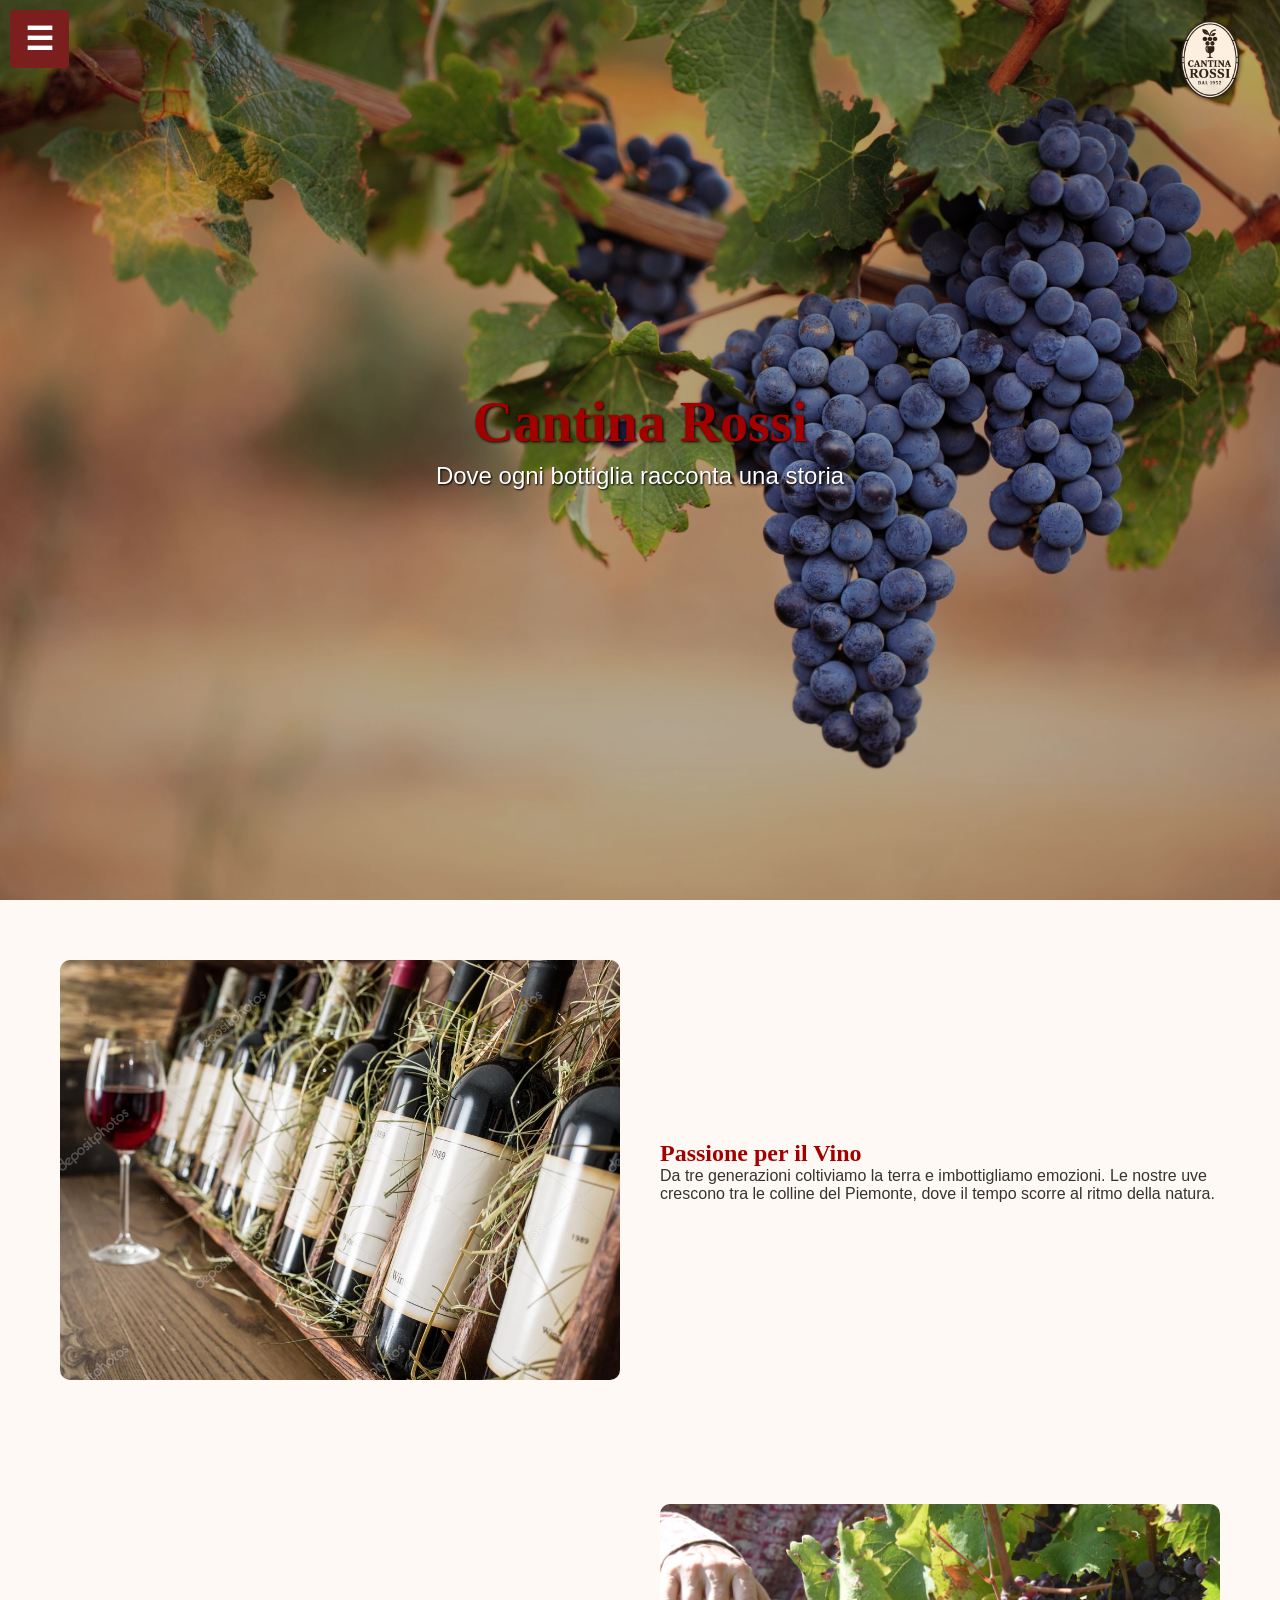
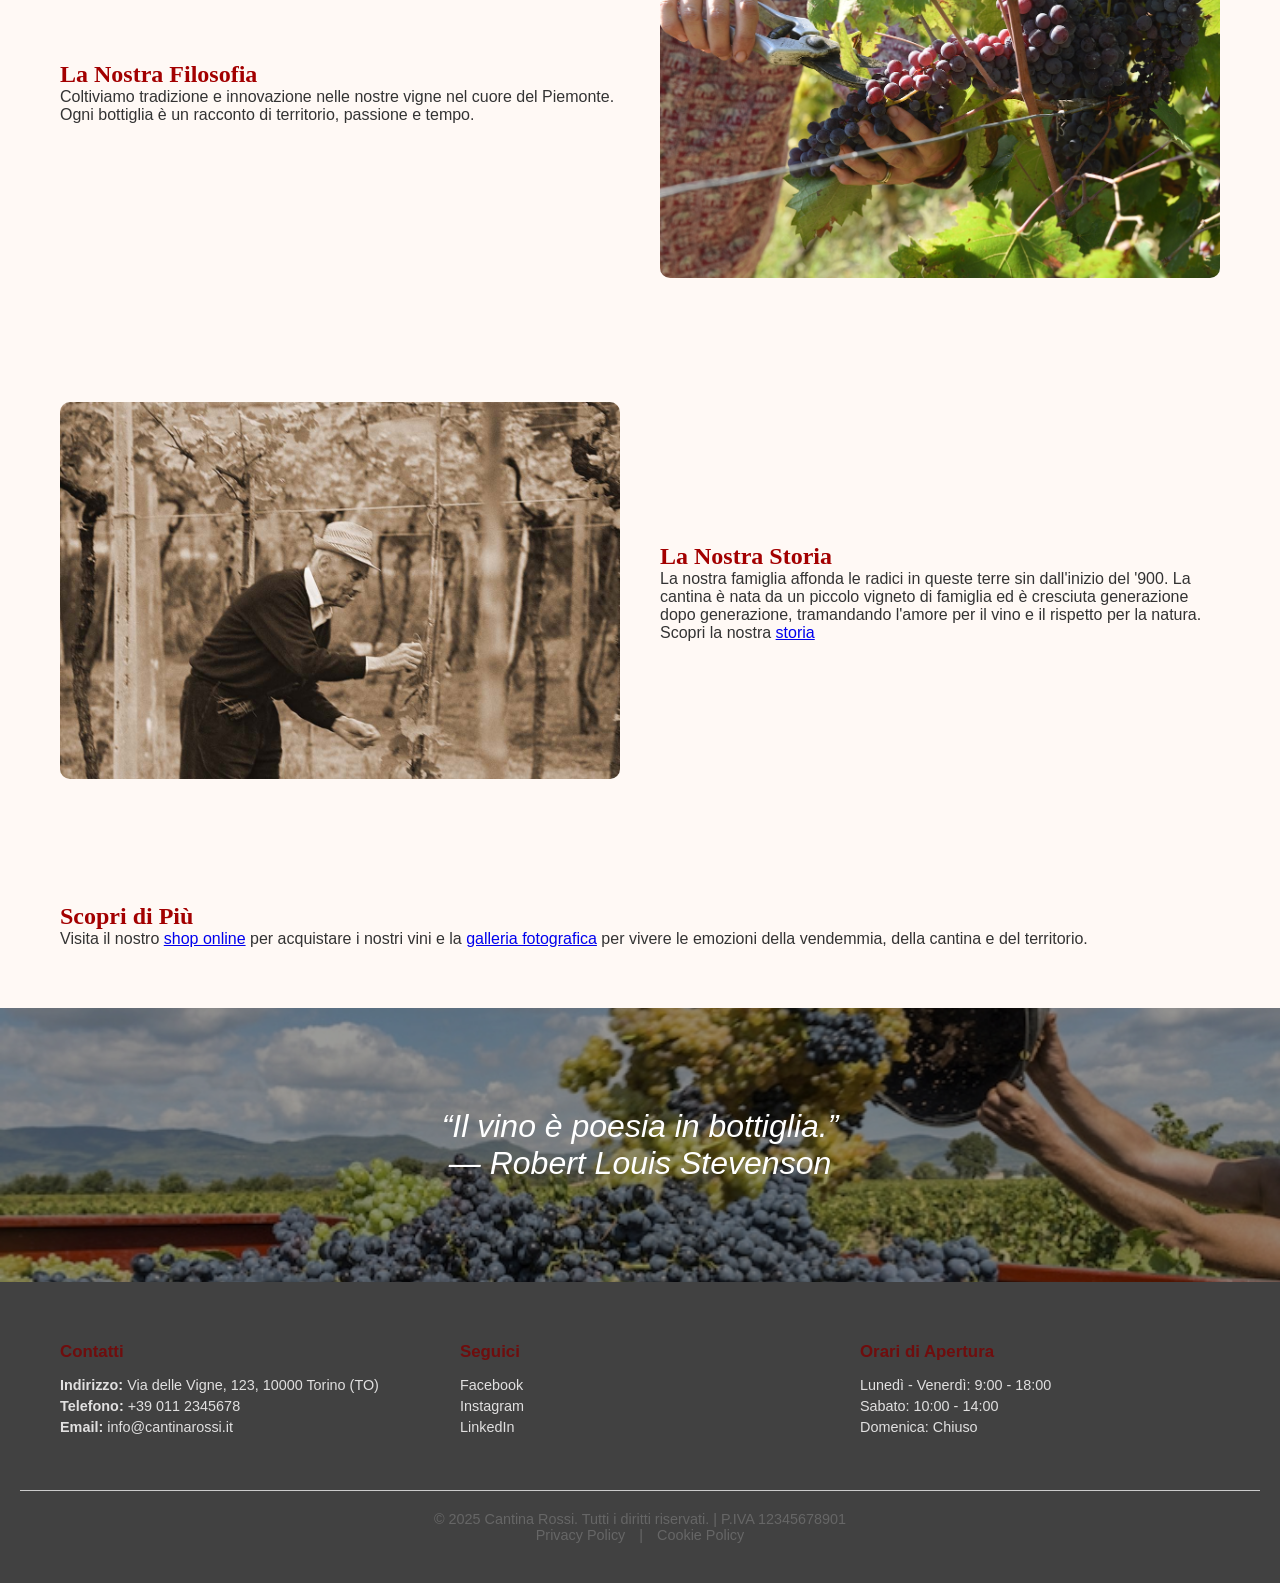
<file: index.html>
<!DOCTYPE html>
<html lang="it">
<head>
    <meta charset="UTF-8" />
    <meta name="viewport" content="width=device-width, initial-scale=1" />
    <title>Cantina Rossi - Home</title>
    <link rel="stylesheet" href="style.css" />
</head>
<body>
    <!-- Pulsante per aprire/chiudere la sidebar -->
    <button id="menu-btn" aria-label="Apri menu">&#9776;</button>
    <div class="sidebar" id="sidebar">
        <nav>
            <ul>
                <li><a href="index.html" class="active">Home</a></li>
                <li><a href="history.html">History</a></li>
                <li><a href="shopPage.html">Shop</a></li>
                <li><a href="gallery.html">Gallery</a></li>
                <li><a href="contactsPage.html">Contatti</a></li>
            </ul>
        </nav>
    </div>

    <div class="top-bar">
        <img src="images/logo3b.png" alt="Logo Cantina Rossi" class="logo">
    </div>

    <div class="main-content">
        <header class="hero">
            <div class="hero-text">
                <h1>Cantina Rossi</h1>
                <p>Dove ogni bottiglia racconta una storia</p>
            </div>
        </header>
    </div>
    
    <section class="about">
        <div class="about-container">
            <div class="about-image">
                <img src="images/bottiglie.jpg" alt="Botti in cantina">
            </div>
            <div class="about-text">
                <h2>Passione per il Vino</h2>
                <p>Da tre generazioni coltiviamo la terra e imbottigliamo emozioni. 
                    Le nostre uve crescono tra le colline del Piemonte, dove il tempo scorre al ritmo della natura.</p>
            </div>
        </div>
    </section>
    
    <section class="about">
        <div class="about-container">
            <div class="about-text">
                <h2>La Nostra Filosofia</h2>
                <p>Coltiviamo tradizione e innovazione nelle nostre vigne nel cuore del Piemonte. 
                   Ogni bottiglia è un racconto di territorio, passione e tempo.</p>
            </div>
            <div class="about-image">
                <img src="images/Vendemmia.jpg" alt="Vendemmia">
            </div>
        </div>
    </section>

    <section class="about">
        <div class="about-container">
            <div class="about-image">
                <img src="images/nonno.jpg" alt="Storia della famiglia">
            </div>
            <div class="about-text">
                <h2>La Nostra Storia</h2>
                <p>La nostra famiglia affonda le radici in queste terre sin dall'inizio del '900. 
                   La cantina è nata da un piccolo vigneto di famiglia ed è cresciuta generazione dopo generazione, 
                   tramandando l'amore per il vino e il rispetto per la natura. Scopri la nostra <a href="history.html">storia</a></p>
            </div>
        </div>
    </section>
    
    <section class="about">
        <div class="about-container">
            <div class="about-text">
                <h2>Scopri di Più</h2>
                <p>Visita il nostro <a href="shopPage.html">shop online</a> per acquistare i nostri vini e 
                   la <a href="gallery.html">galleria fotografica</a> per vivere le emozioni della vendemmia, 
                   della cantina e del territorio.</p>
            </div>
        </div>
    </section>
    

    <section class="quote">
        <blockquote>
          “Il vino è poesia in bottiglia.”<br><span>— Robert Louis Stevenson</span>
        </blockquote>
    </section>

    <footer class="footer">
        <div class="footer-container">
          <div class="footer-column">
            <h3>Contatti</h3>
            <p><strong>Indirizzo:</strong> Via delle Vigne, 123, 10000 Torino (TO)</p>
            <p><strong>Telefono:</strong> <a href="tel:+390112345678">+39 011 2345678</a></p>
            <p><strong>Email:</strong> <a href="mailto:info@cantinarossi.it">info@cantinarossi.it</a></p>
          </div>
          <div class="footer-column">
            <h3>Seguici</h3>
            <ul class="social-links">
              <li><a href="https://www.facebook.com/cantinarossi" target="_blank">Facebook</a></li>
              <li><a href="https://www.instagram.com/cantinarossi" target="_blank">Instagram</a></li>
              <li><a href="https://www.linkedin.com/company/cantinarossi" target="_blank">LinkedIn</a></li>
            </ul>
          </div>
          <div class="footer-column">
            <h3>Orari di Apertura</h3>
            <p>Lunedì - Venerdì: 9:00 - 18:00</p>
            <p>Sabato: 10:00 - 14:00</p>
            <p>Domenica: Chiuso</p>
          </div>
        </div>
        <div class="footer-bottom">
          <p>&copy; 2025 Cantina Rossi. Tutti i diritti riservati. | P.IVA 12345678901</p>
          <p><a href="privacy.html">Privacy Policy</a> | <a href="cookie.html">Cookie Policy</a></p>
        </div>
    </footer>
      

    <script src="menu_button.js"></script>
    
</body>
</html>
</file>
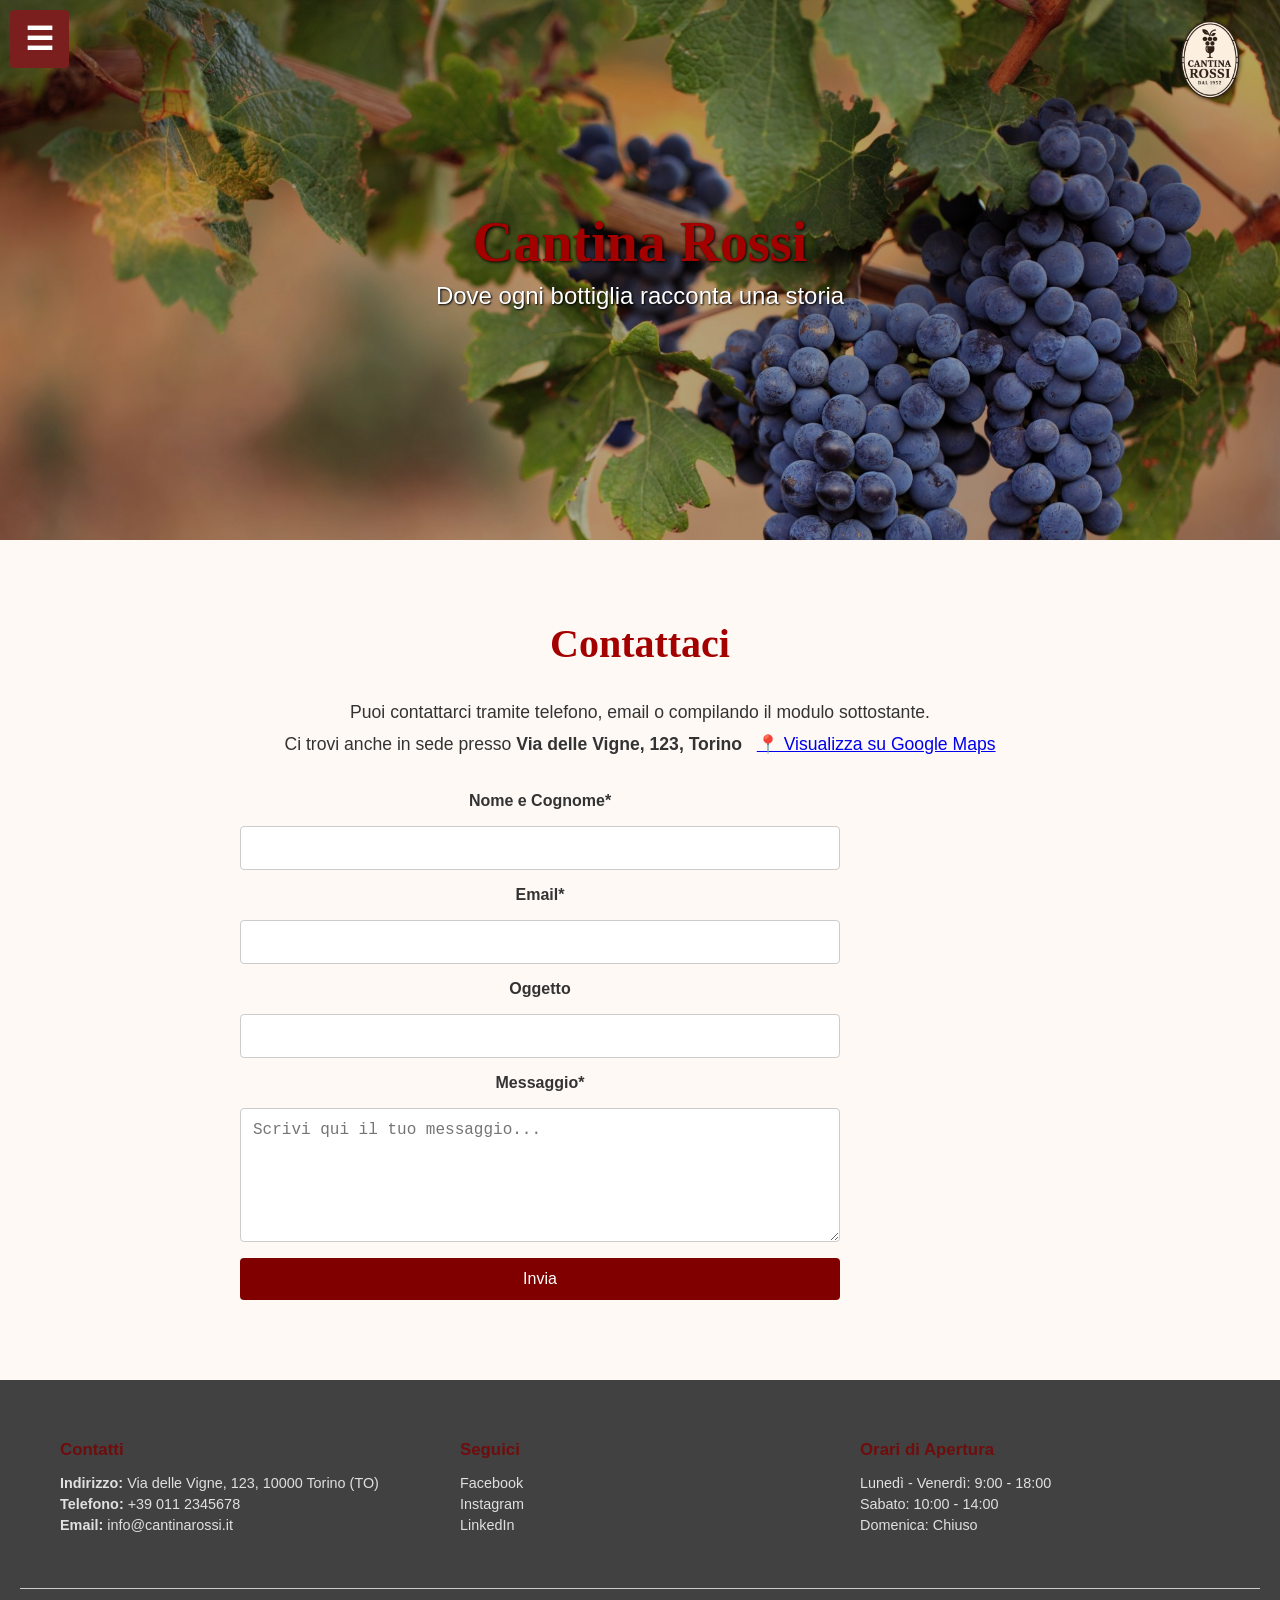
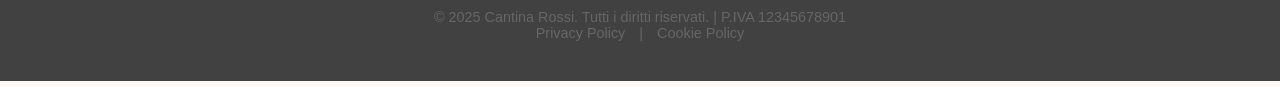
<file: contactsPage.html>
<!DOCTYPE html>
<html lang="it">
<head>
    <meta charset="UTF-8" />
    <meta name="viewport" content="width=device-width, initial-scale=1" />
    <title>Cantina Rossi - Contatti</title>
    <link rel="stylesheet" href="style.css" />
</head>
<body>
    <!-- Pulsante per aprire/chiudere la sidebar -->
    <button id="menu-btn" aria-label="Apri menu">&#9776;</button>
    <div class="sidebar" id="sidebar">
        <nav>
            <ul>
                <li><a href="index.html">Home</a></li>
                <li><a href="history.html">History</a></li>
                <li><a href="shopPage.html">Shop</a></li>
                <li><a href="gallery.html">Gallery</a></li>
                <li><a href="contactsPage.html"class="active">Contatti</a></li>
            </ul>
        </nav>
    </div>

    <div class="top-bar">
        <img src="images/logo3b.png" alt="Logo Cantina Rossi" class="logo">
    </div>

    <div class="main-content">
        <header class="hero2">
            <div class="hero2-text">
                <h1>Cantina Rossi</h1>
                <p>Dove ogni bottiglia racconta una storia</p>
            </div>
        </header>
    </div>

    <section class="text-section">
        <div class="text-container">
          <h2>Contattaci</h2>
          <p>
            Puoi contattarci tramite telefono, email o compilando il modulo sottostante.<br>
            Ci trovi anche in sede presso <strong>Via delle Vigne, 123, Torino</strong> &nbsp;
            <a href="..." target="_blank">📍 Visualizza su Google Maps</a>
          </p>
          <form action="mailto:info@cantinarossi.it" method="post" enctype="text/plain" class="contact-form" autocomplete="on">
              <label for="name">Nome e Cognome*</label>
              <input type="text" id="name" name="name" required placeholder="" />

              <label for="email">Email*</label>
              <input type="email" id="email" name="email" required placeholder="" />

              <label for="subject">Oggetto</label>
              <input type="text" id="subject" name="subject" placeholder="" />

              <label for="message">Messaggio*</label>
              <textarea id="message" name="message" rows="6" required placeholder="Scrivi qui il tuo messaggio..."></textarea>

              <button type="submit">Invia</button>
          </form>
        </div>
    </section>  
      

    <footer class="footer">
        <div class="footer-container">
          <div class="footer-column">
            <h3>Contatti</h3>
            <p><strong>Indirizzo:</strong> Via delle Vigne, 123, 10000 Torino (TO)</p>
            <p><strong>Telefono:</strong> <a href="tel:+390112345678">+39 011 2345678</a></p>
            <p><strong>Email:</strong> <a href="mailto:info@cantinarossi.it">info@cantinarossi.it</a></p>
          </div>
          <div class="footer-column">
            <h3>Seguici</h3>
            <ul class="social-links">
              <li><a href="https://www.facebook.com/cantinarossi" target="_blank">Facebook</a></li>
              <li><a href="https://www.instagram.com/cantinarossi" target="_blank">Instagram</a></li>
              <li><a href="https://www.linkedin.com/company/cantinarossi" target="_blank">LinkedIn</a></li>
            </ul>
          </div>
          <div class="footer-column">
            <h3>Orari di Apertura</h3>
            <p>Lunedì - Venerdì: 9:00 - 18:00</p>
            <p>Sabato: 10:00 - 14:00</p>
            <p>Domenica: Chiuso</p>
          </div>
        </div>
        <div class="footer-bottom">
          <p>&copy; 2025 Cantina Rossi. Tutti i diritti riservati. | P.IVA 12345678901</p>
          <p><a href="privacy.html">Privacy Policy</a> | <a href="cookie.html">Cookie Policy</a></p>
        </div>
    </footer>
      

    <script src="menu_button.js"></script>
    <script src="confirm_mail.js"></script>
    
</body>
</html>
</file>
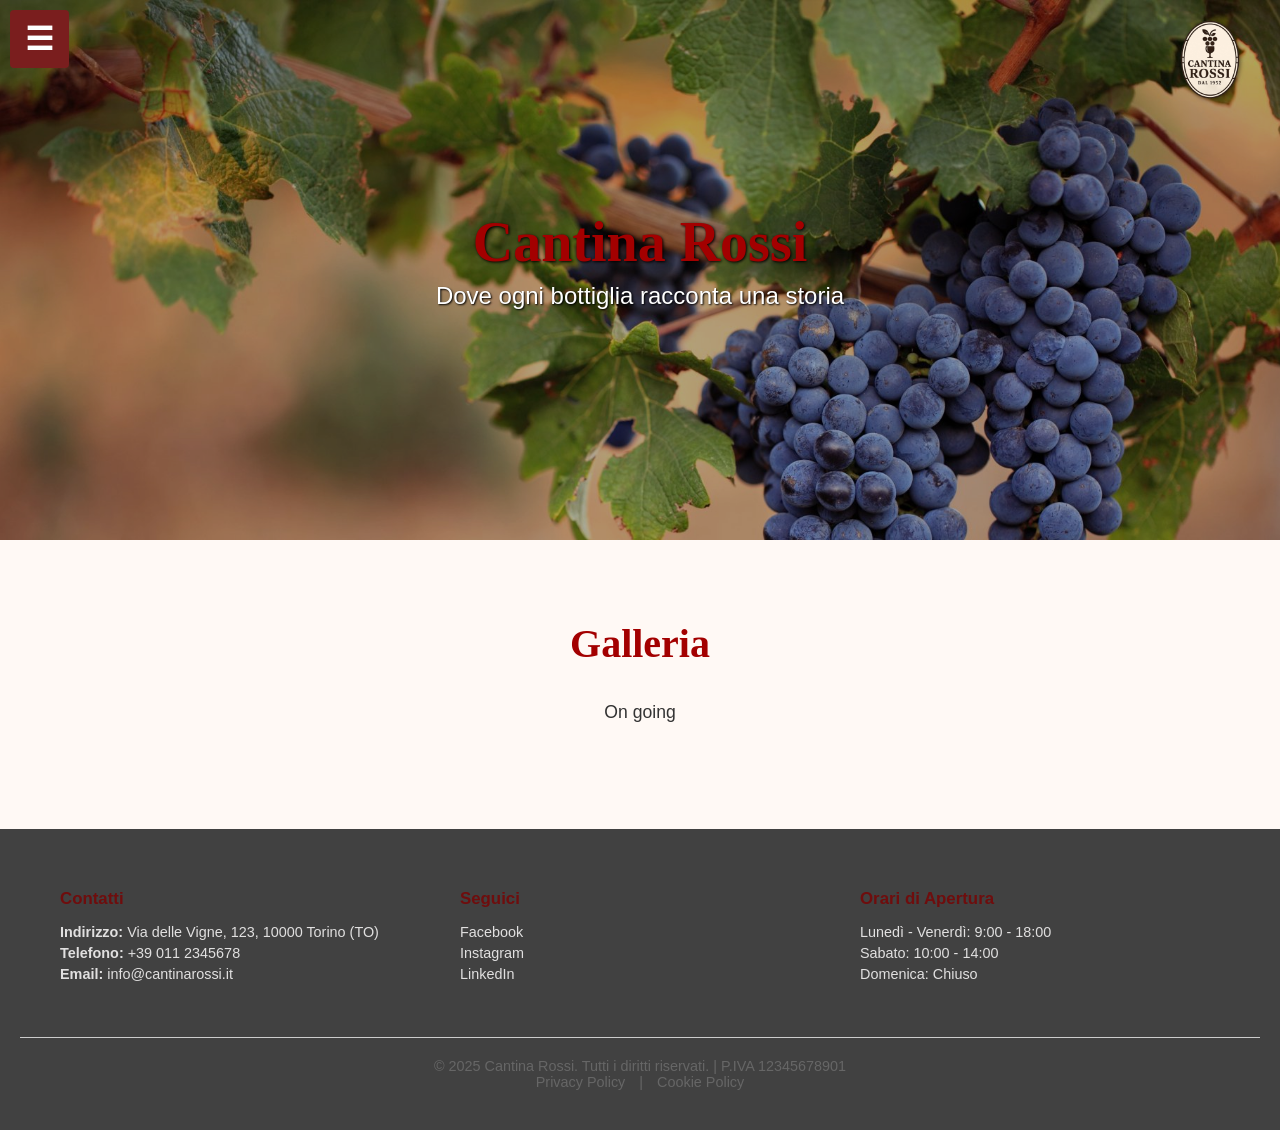
<file: gallery.html>
<!DOCTYPE html>
<html lang="it">
<head>
    <meta charset="UTF-8" />
    <meta name="viewport" content="width=device-width, initial-scale=1" />
    <title>Cantina Rossi - Gallery</title>
    <link rel="stylesheet" href="style.css" />
</head>
<body>
    <!-- Pulsante per aprire/chiudere la sidebar -->
    <button id="menu-btn" aria-label="Apri menu">&#9776;</button>
    <div class="sidebar" id="sidebar">
        <nav>
            <ul>
                <li><a href="index.html">Home</a></li>
                <li><a href="history.html">History</a></li>
                <li><a href="shopPage.html">Shop</a></li>
                <li><a href="gallery.html"class="active">Gallery</a></li>
                <li><a href="contactsPage.html">Contatti</a></li>
            </ul>
        </nav>
    </div>

    <div class="top-bar">
        <img src="images/logo3b.png" alt="Logo Cantina Rossi" class="logo">
    </div>

    <div class="main-content">
        <header class="hero2">
            <div class="hero2-text">
                <h1>Cantina Rossi</h1>
                <p>Dove ogni bottiglia racconta una storia</p>
            </div>
        </header>
    </div>

    <section class="text-section">
        <div class="text-container">
          <h2>Galleria</h2>
          <p>
            On going
          </p>
        </div>
    </section>  

    <footer class="footer">
        <div class="footer-container">
          <div class="footer-column">
            <h3>Contatti</h3>
            <p><strong>Indirizzo:</strong> Via delle Vigne, 123, 10000 Torino (TO)</p>
            <p><strong>Telefono:</strong> <a href="tel:+390112345678">+39 011 2345678</a></p>
            <p><strong>Email:</strong> <a href="mailto:info@cantinarossi.it">info@cantinarossi.it</a></p>
          </div>
          <div class="footer-column">
            <h3>Seguici</h3>
            <ul class="social-links">
              <li><a href="https://www.facebook.com/cantinarossi" target="_blank">Facebook</a></li>
              <li><a href="https://www.instagram.com/cantinarossi" target="_blank">Instagram</a></li>
              <li><a href="https://www.linkedin.com/company/cantinarossi" target="_blank">LinkedIn</a></li>
            </ul>
          </div>
          <div class="footer-column">
            <h3>Orari di Apertura</h3>
            <p>Lunedì - Venerdì: 9:00 - 18:00</p>
            <p>Sabato: 10:00 - 14:00</p>
            <p>Domenica: Chiuso</p>
          </div>
        </div>
        <div class="footer-bottom">
          <p>&copy; 2025 Cantina Rossi. Tutti i diritti riservati. | P.IVA 12345678901</p>
          <p><a href="privacy.html">Privacy Policy</a> | <a href="cookie.html">Cookie Policy</a></p>
        </div>
    </footer>
      

    <script src="menu_button.js"></script>
    
</body>
</html>
</file>
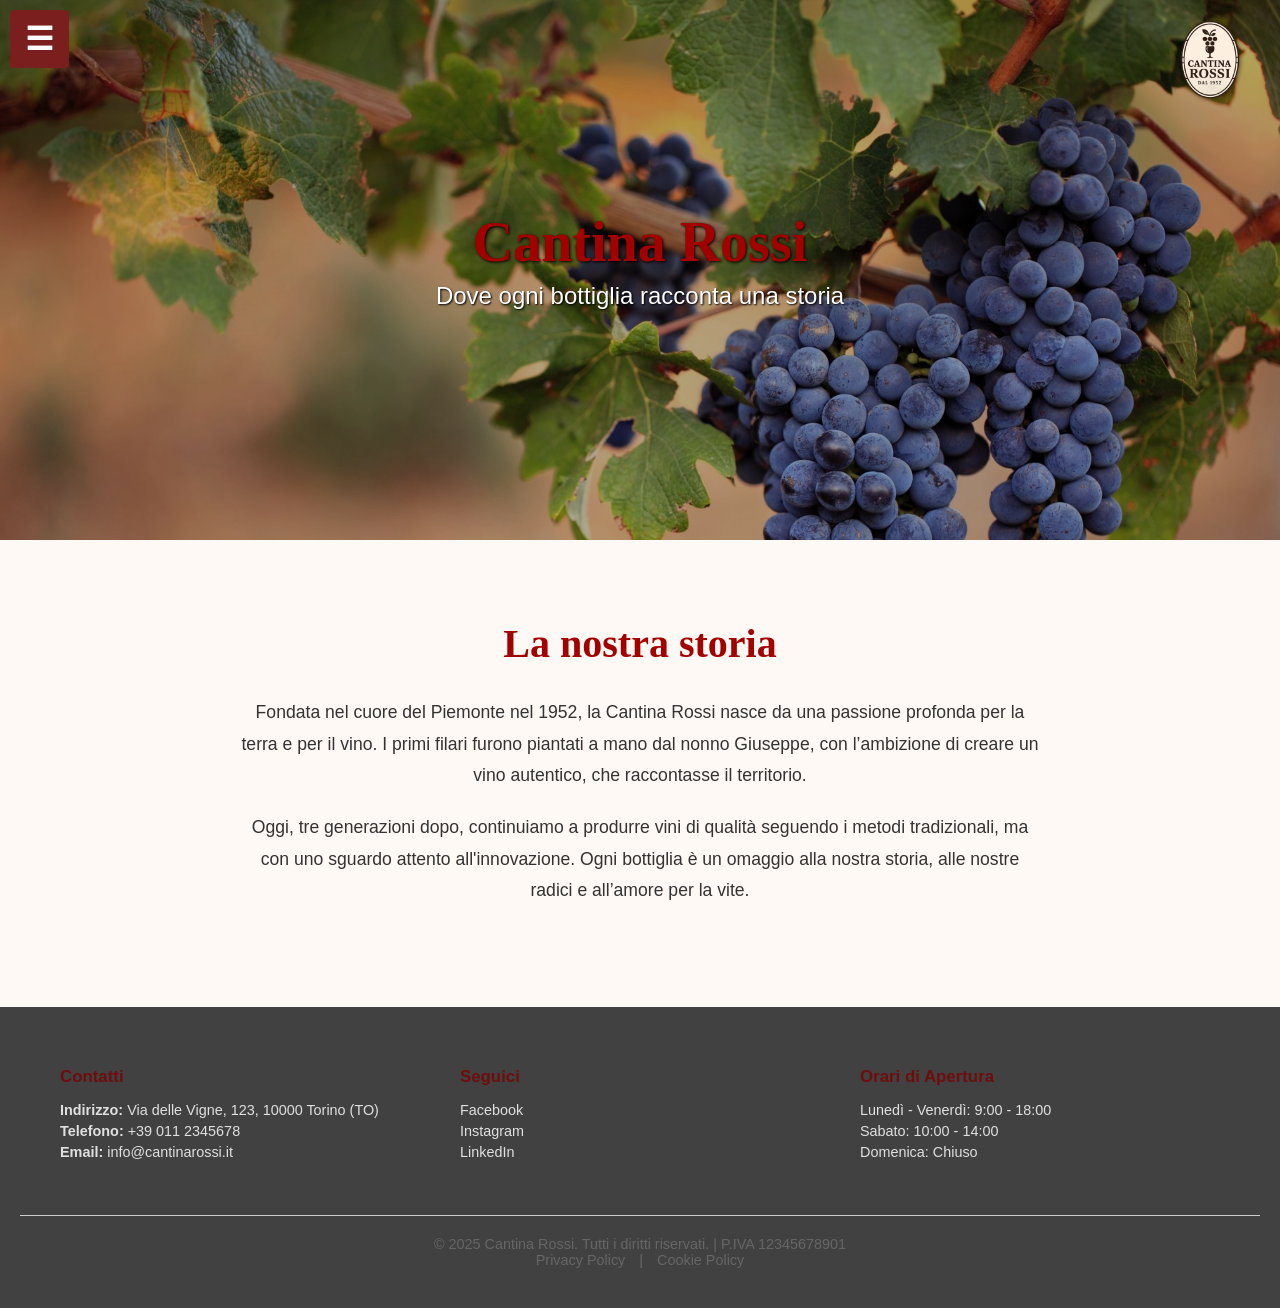
<file: history.html>
<!DOCTYPE html>
<html lang="it">
<head>
    <meta charset="UTF-8" />
    <meta name="viewport" content="width=device-width, initial-scale=1" />
    <title>Cantina Rossi - History</title>
    <link rel="stylesheet" href="style.css" />
</head>
<body>
    <!-- Pulsante per aprire/chiudere la sidebar -->
    <button id="menu-btn" aria-label="Apri menu">&#9776;</button>
    <div class="sidebar" id="sidebar">
        <nav>
            <ul>
                <li><a href="index.html">Home</a></li>
                <li><a href="shopPage.html">Shop</a></li>
                <li><a href="history.html"class="active">History</a></li>
                <li><a href="gallery.html">Gallery</a></li>
                <li><a href="contactsPage.html">Contatti</a></li>
            </ul>
        </nav>
    </div>

    <div class="top-bar">
        <img src="images/logo3b.png" alt="Logo Cantina Rossi" class="logo">
    </div>

    <div class="main-content">
        <header class="hero2">
            <div class="hero2-text">
                <h1>Cantina Rossi</h1>
                <p>Dove ogni bottiglia racconta una storia</p>
            </div>
        </header>
    </div>

    <section class="text-section">
        <div class="text-container">
          <h2>La nostra storia</h2>
          <p>
            Fondata nel cuore del Piemonte nel 1952, la Cantina Rossi nasce da una passione profonda per la terra e per il vino. I primi filari furono piantati a mano dal nonno Giuseppe, con l’ambizione di creare un vino autentico, che raccontasse il territorio.
          </p>
          <p>
            Oggi, tre generazioni dopo, continuiamo a produrre vini di qualità seguendo i metodi tradizionali, ma con uno sguardo attento all'innovazione. Ogni bottiglia è un omaggio alla nostra storia, alle nostre radici e all’amore per la vite.
          </p>
        </div>
    </section>     


    <footer class="footer">
        <div class="footer-container">
          <div class="footer-column">
            <h3>Contatti</h3>
            <p><strong>Indirizzo:</strong> Via delle Vigne, 123, 10000 Torino (TO)</p>
            <p><strong>Telefono:</strong> <a href="tel:+390112345678">+39 011 2345678</a></p>
            <p><strong>Email:</strong> <a href="mailto:info@cantinarossi.it">info@cantinarossi.it</a></p>
          </div>
          <div class="footer-column">
            <h3>Seguici</h3>
            <ul class="social-links">
              <li><a href="https://www.facebook.com/cantinarossi" target="_blank">Facebook</a></li>
              <li><a href="https://www.instagram.com/cantinarossi" target="_blank">Instagram</a></li>
              <li><a href="https://www.linkedin.com/company/cantinarossi" target="_blank">LinkedIn</a></li>
            </ul>
          </div>
          <div class="footer-column">
            <h3>Orari di Apertura</h3>
            <p>Lunedì - Venerdì: 9:00 - 18:00</p>
            <p>Sabato: 10:00 - 14:00</p>
            <p>Domenica: Chiuso</p>
          </div>
        </div>
        <div class="footer-bottom">
          <p>&copy; 2025 Cantina Rossi. Tutti i diritti riservati. | P.IVA 12345678901</p>
          <p><a href="privacy.html">Privacy Policy</a> | <a href="cookie.html">Cookie Policy</a></p>
        </div>
    </footer>
      

    <script src="menu_button.js"></script>
    
</body>
</html>
</file>
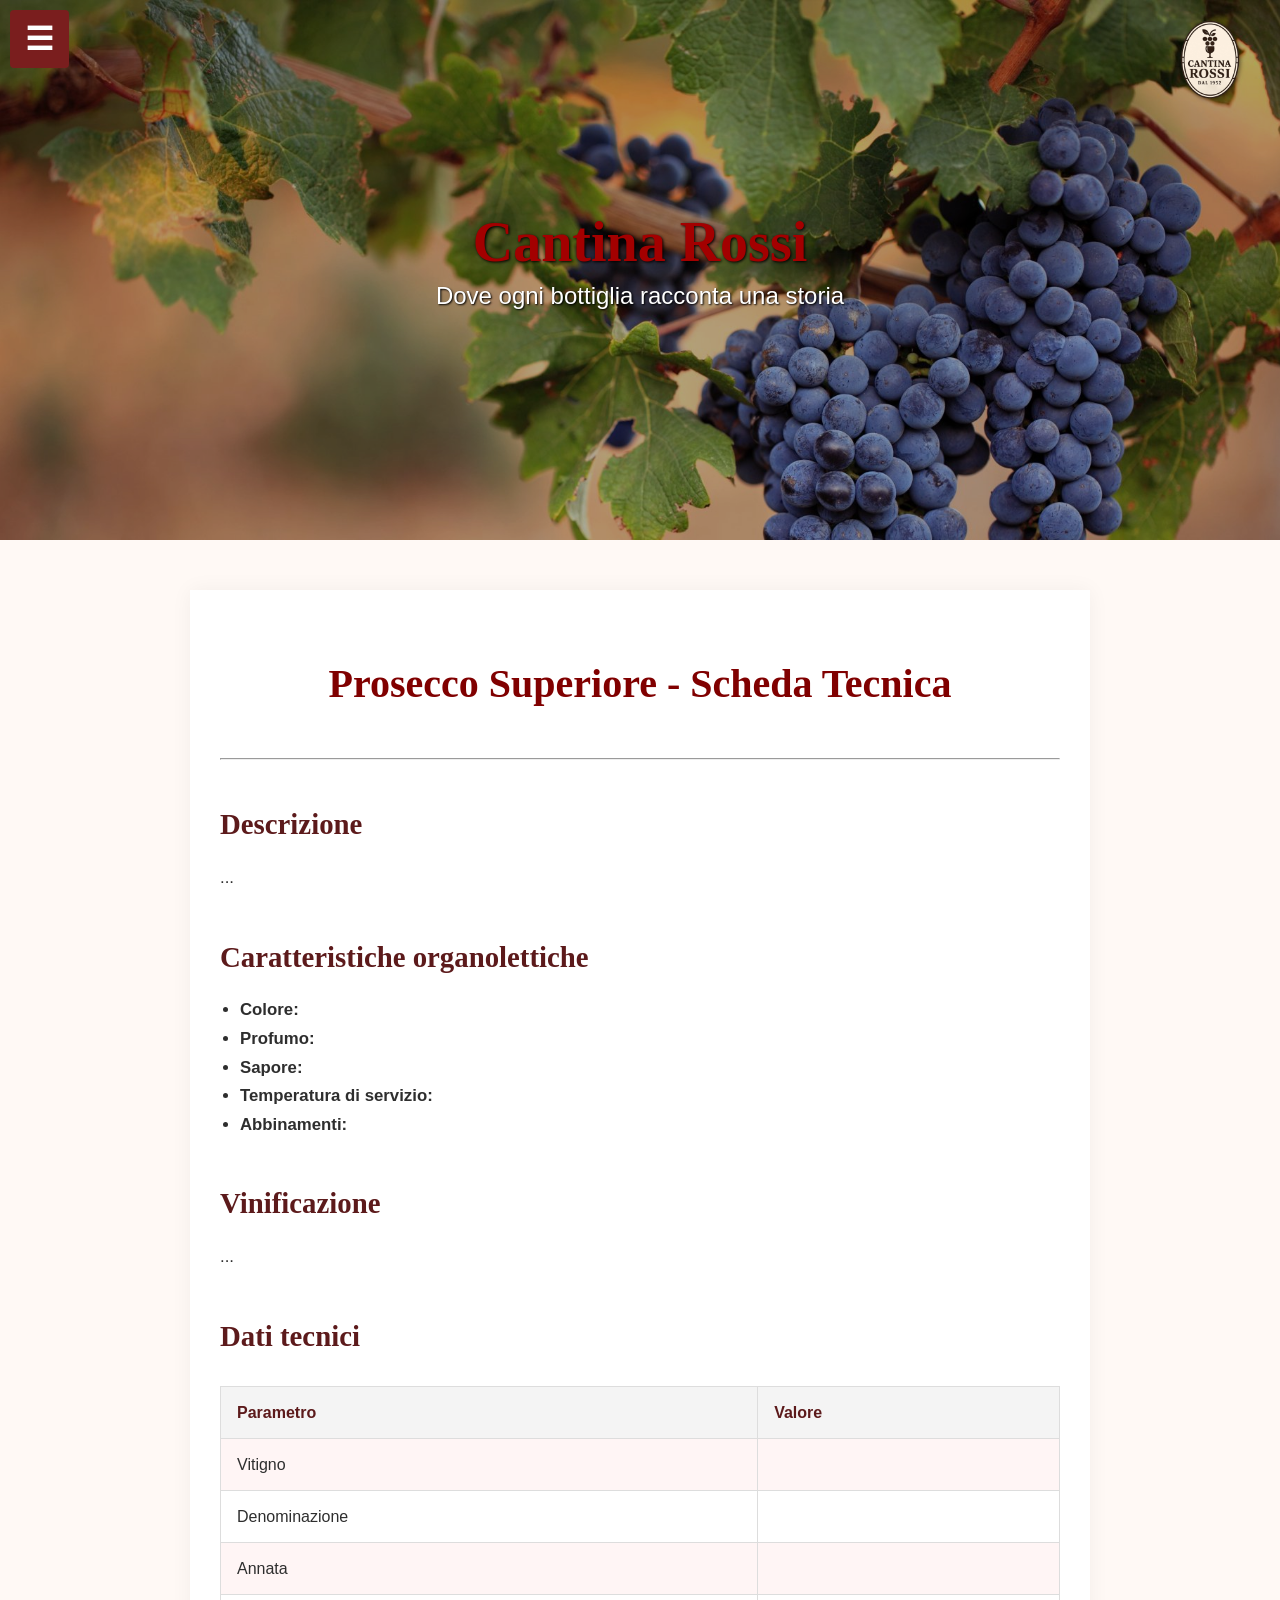
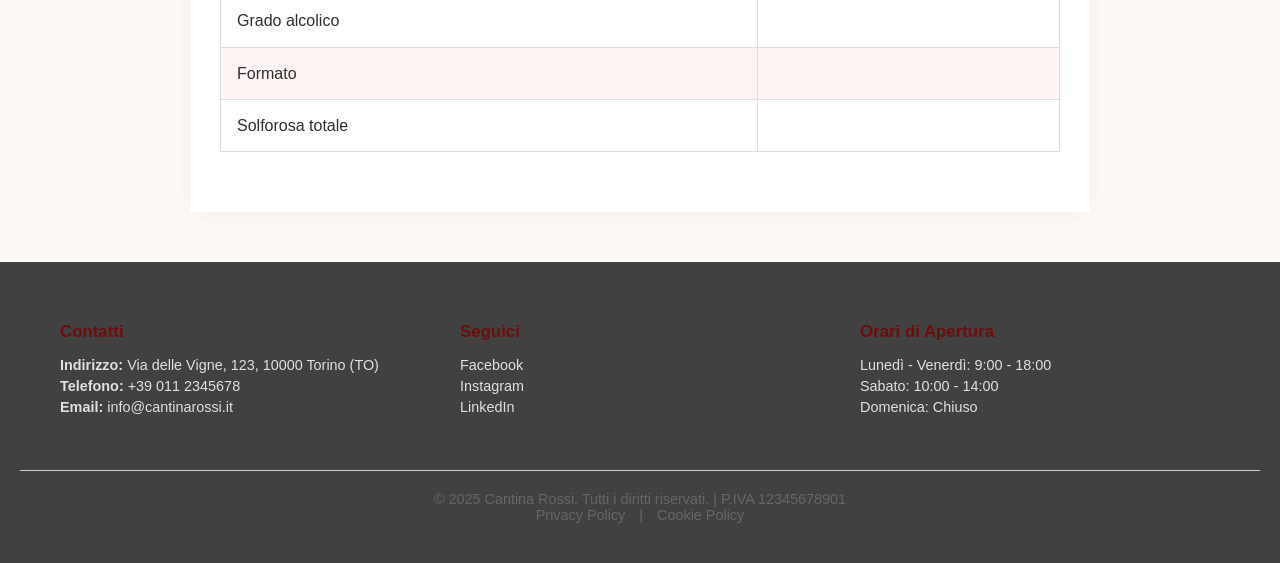
<file: prosecco.html>
<!DOCTYPE html>
<html lang="it">
<head>
    <meta charset="UTF-8" />
    <meta name="viewport" content="width=device-width, initial-scale=1" />
    <title>Cantina Rossi - Prosecco</title>
    <link rel="stylesheet" href="style.css" />
</head>
<body>
    <!-- Pulsante per aprire/chiudere la sidebar -->
    <button id="menu-btn" aria-label="Apri menu">&#9776;</button>
    <div class="sidebar" id="sidebar">
        <nav>
            <ul>
                <li><a href="index.html">Home</a></li>
                <li><a href="history.html">History</a></li>
                <li><a href="shopPage.html">Shop</a></li>
                <li><a href="gallery.html">Gallery</a></li>
                <li><a href="contactsPage.html"class="active">Contatti</a></li>
            </ul>
        </nav>
    </div>

    <div class="top-bar">
        <img src="images/logo3b.png" alt="Logo Cantina Rossi" class="logo">
    </div>

    <div class="main-content">
        <header class="hero2">
            <div class="hero2-text">
                <h1>Cantina Rossi</h1>
                <p>Dove ogni bottiglia racconta una storia</p>
            </div>
        </header>
    </div>

    <section class="wine-tech-page">
        <h1>Prosecco Superiore - Scheda Tecnica</h1>

        <hr>

        <h2>Descrizione</h2>
        <p>
        ...
        </p>

        <h2>Caratteristiche organolettiche</h2>
        <ul>
        <li><strong>Colore:</strong> </li>
        <li><strong>Profumo:</strong> </li>
        <li><strong>Sapore:</strong> </li>
        <li><strong>Temperatura di servizio:</strong> </li>
        <li><strong>Abbinamenti:</strong> </li>
        </ul>

        <h2>Vinificazione</h2>
        <p>
            ...
        </p>

        <h2>Dati tecnici</h2>
        <table>
        <tr>
            <th>Parametro</th>
            <th>Valore</th>
        </tr>
        <tr><td>Vitigno</td><td></td></tr>
        <tr><td>Denominazione</td><td></td></tr>
        <tr><td>Annata</td><td></td></tr>
        <tr><td>Grado alcolico</td><td></td></tr>
        <tr><td>Formato</td><td></td></tr>
        <tr><td>Solforosa totale</td><td></td></tr>
        </table>
    </section>

    <footer class="footer">
        <div class="footer-container">
          <div class="footer-column">
            <h3>Contatti</h3>
            <p><strong>Indirizzo:</strong> Via delle Vigne, 123, 10000 Torino (TO)</p>
            <p><strong>Telefono:</strong> <a href="tel:+390112345678">+39 011 2345678</a></p>
            <p><strong>Email:</strong> <a href="mailto:info@cantinarossi.it">info@cantinarossi.it</a></p>
          </div>
          <div class="footer-column">
            <h3>Seguici</h3>
            <ul class="social-links">
              <li><a href="https://www.facebook.com/cantinarossi" target="_blank">Facebook</a></li>
              <li><a href="https://www.instagram.com/cantinarossi" target="_blank">Instagram</a></li>
              <li><a href="https://www.linkedin.com/company/cantinarossi" target="_blank">LinkedIn</a></li>
            </ul>
          </div>
          <div class="footer-column">
            <h3>Orari di Apertura</h3>
            <p>Lunedì - Venerdì: 9:00 - 18:00</p>
            <p>Sabato: 10:00 - 14:00</p>
            <p>Domenica: Chiuso</p>
          </div>
        </div>
        <div class="footer-bottom">
          <p>&copy; 2025 Cantina Rossi. Tutti i diritti riservati. | P.IVA 12345678901</p>
          <p><a href="privacy.html">Privacy Policy</a> | <a href="cookie.html">Cookie Policy</a></p>
        </div>
    </footer>
      

    <script src="menu_button.js"></script>
    
</body>
</html>
</file>
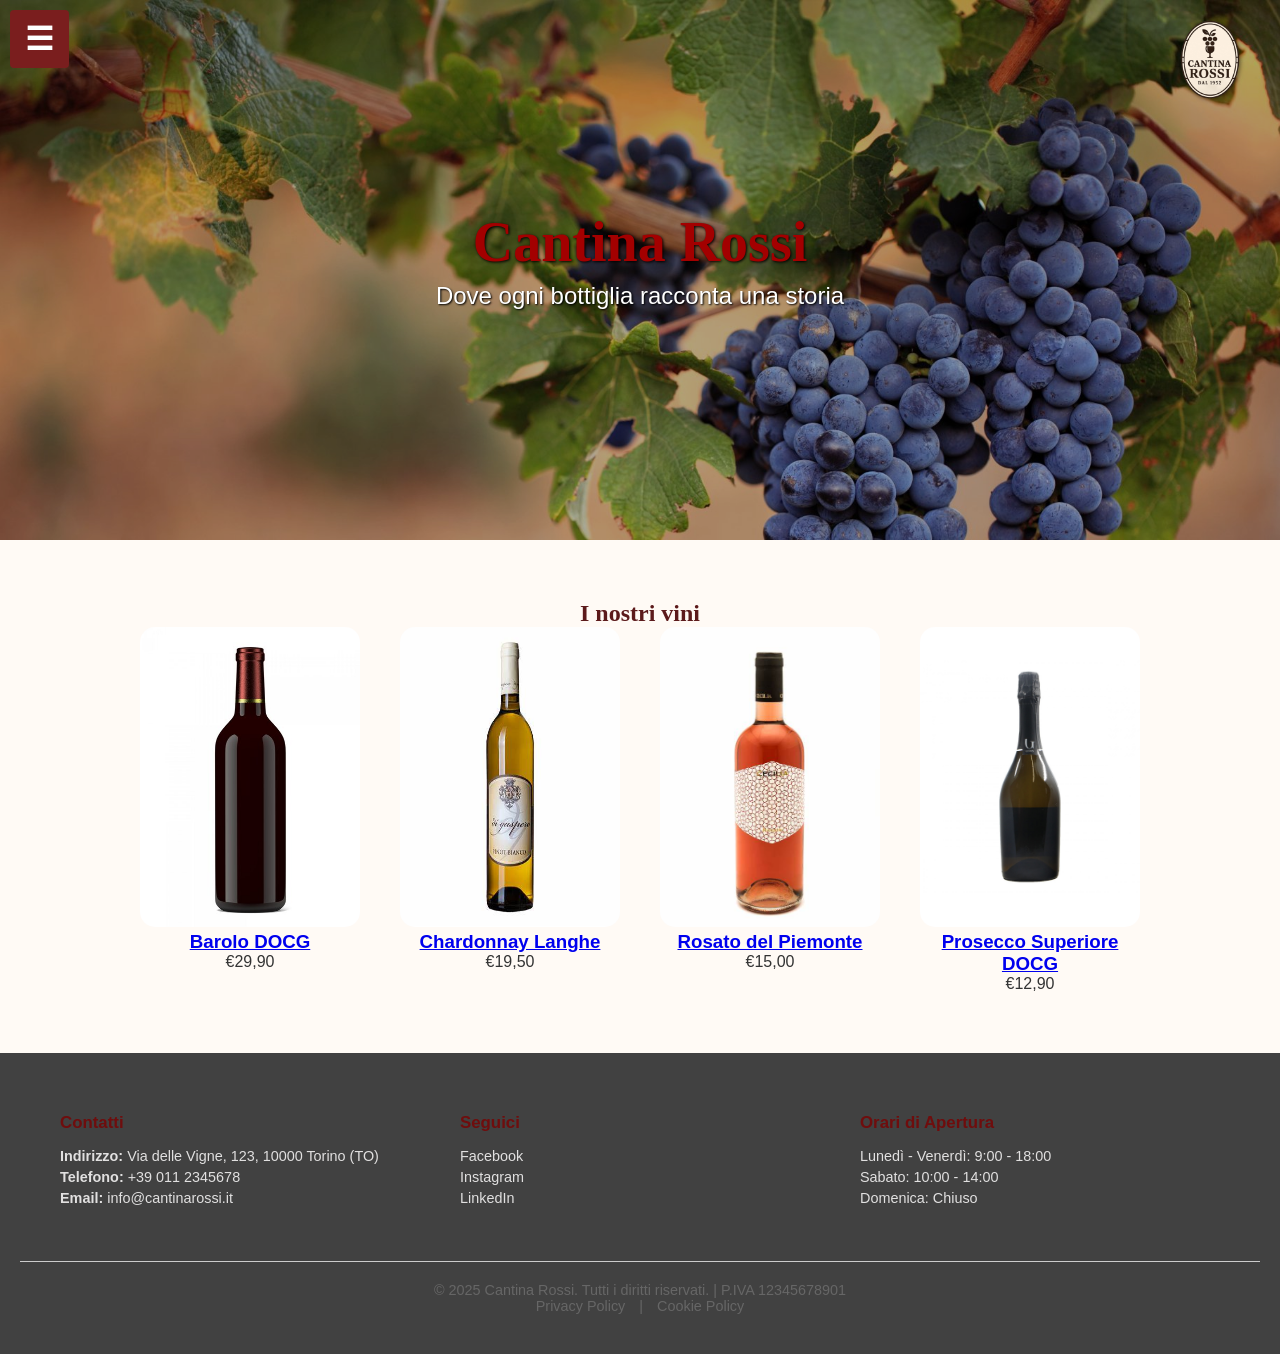
<file: shopPage.html>
<!DOCTYPE html>
<html lang="it">
<head>
    <meta charset="UTF-8" />
    <meta name="viewport" content="width=device-width, initial-scale=1" />
    <title>Cantina Rossi - Shop</title>
    <link rel="stylesheet" href="style.css" />
</head>
<body>
    <!-- Pulsante per aprire/chiudere la sidebar -->
    <button id="menu-btn" aria-label="Apri menu">&#9776;</button>
    <div class="sidebar" id="sidebar">
        <nav>
            <ul>
                <li><a href="index.html">Home</a></li>
                <li><a href="history.html">History</a></li>
                <li><a href="shopPage.html"class="active">Shop</a></li>
                <li><a href="gallery.html">Gallery</a></li>
                <li><a href="contactsPage.html">Contatti</a></li>
            </ul>
        </nav>
    </div>

    <div class="top-bar">
        <img src="images/logo3b.png" alt="Logo Cantina Rossi" class="logo">
    </div>

    <div class="main-content">
        <header class="hero2">
            <div class="hero2-text">
                <h1>Cantina Rossi</h1>
                <p>Dove ogni bottiglia racconta una storia</p>
            </div>
        </header>
    </div>
    
    <!-- Wine Shop Section -->
    <section class="featured-wines">
      <h2>I nostri vini</h2>
      <div class="wine-grid">
        <!-- Wine card 1 -->
        <div class="wine-card">
          <a href="vino-rosso.html">
            <img src="images/vino rosso.jpg" alt="Vino Rosso" width="200" height="300">
          </a>
          <h3>
            <a href="vino-rosso.html">Barolo DOCG</a>
          </h3>
          <p>€29,90</p>
        </div>
    
        <!-- Wine card 2 -->
        <div class="wine-card">
          <a href="vino-bianco.html">
            <img src="images/vino binco.jpeg" alt="Vino Bianco" width="200" height="300">
          </a>
          <h3>
            <a href="vino-bianco.html">Chardonnay Langhe</a>
          </h3>
          <p>€19,50</p>
        </div>
    
        <!-- Wine card 3 -->
        <div class="wine-card">
          <a href="vino-rosato.html">
            <img src="images/rosato.jpeg" alt="Vino Rosato" width="200" height="300">
          </a>
          <h3>
            <a href="vino-rosato.html">Rosato del Piemonte</a>
          </h3>
          <p>€15,00</p>
        </div>
    
          <!-- Wine card 4 -->
          <div class="wine-card">
            <a href="prosecco.html">
              <img src="images/prosecco.jpeg" alt="Prosecco Superiore" width="200" height="300">
            </a>
            <h3>
              <a href="prosecco.html">Prosecco Superiore DOCG</a>
            </h3>
            <p>€12,90</p>
          </div>
        </div>
    </section>
    

    <footer class="footer">
        <div class="footer-container">
          <div class="footer-column">
            <h3>Contatti</h3>
            <p><strong>Indirizzo:</strong> Via delle Vigne, 123, 10000 Torino (TO)</p>
            <p><strong>Telefono:</strong> <a href="tel:+390112345678">+39 011 2345678</a></p>
            <p><strong>Email:</strong> <a href="mailto:info@cantinarossi.it">info@cantinarossi.it</a></p>
          </div>
          <div class="footer-column">
            <h3>Seguici</h3>
            <ul class="social-links">
              <li><a href="https://www.facebook.com/cantinarossi" target="_blank">Facebook</a></li>
              <li><a href="https://www.instagram.com/cantinarossi" target="_blank">Instagram</a></li>
              <li><a href="https://www.linkedin.com/company/cantinarossi" target="_blank">LinkedIn</a></li>
            </ul>
          </div>
          <div class="footer-column">
            <h3>Orari di Apertura</h3>
            <p>Lunedì - Venerdì: 9:00 - 18:00</p>
            <p>Sabato: 10:00 - 14:00</p>
            <p>Domenica: Chiuso</p>
          </div>
        </div>
        <div class="footer-bottom">
          <p>&copy; 2025 Cantina Rossi. Tutti i diritti riservati. | P.IVA 12345678901</p>
          <p><a href="privacy.html">Privacy Policy</a> | <a href="cookie.html">Cookie Policy</a></p>
        </div>
    </footer>
      

    <script src="menu_button.js"></script>
    
</body>
</html>
</file>
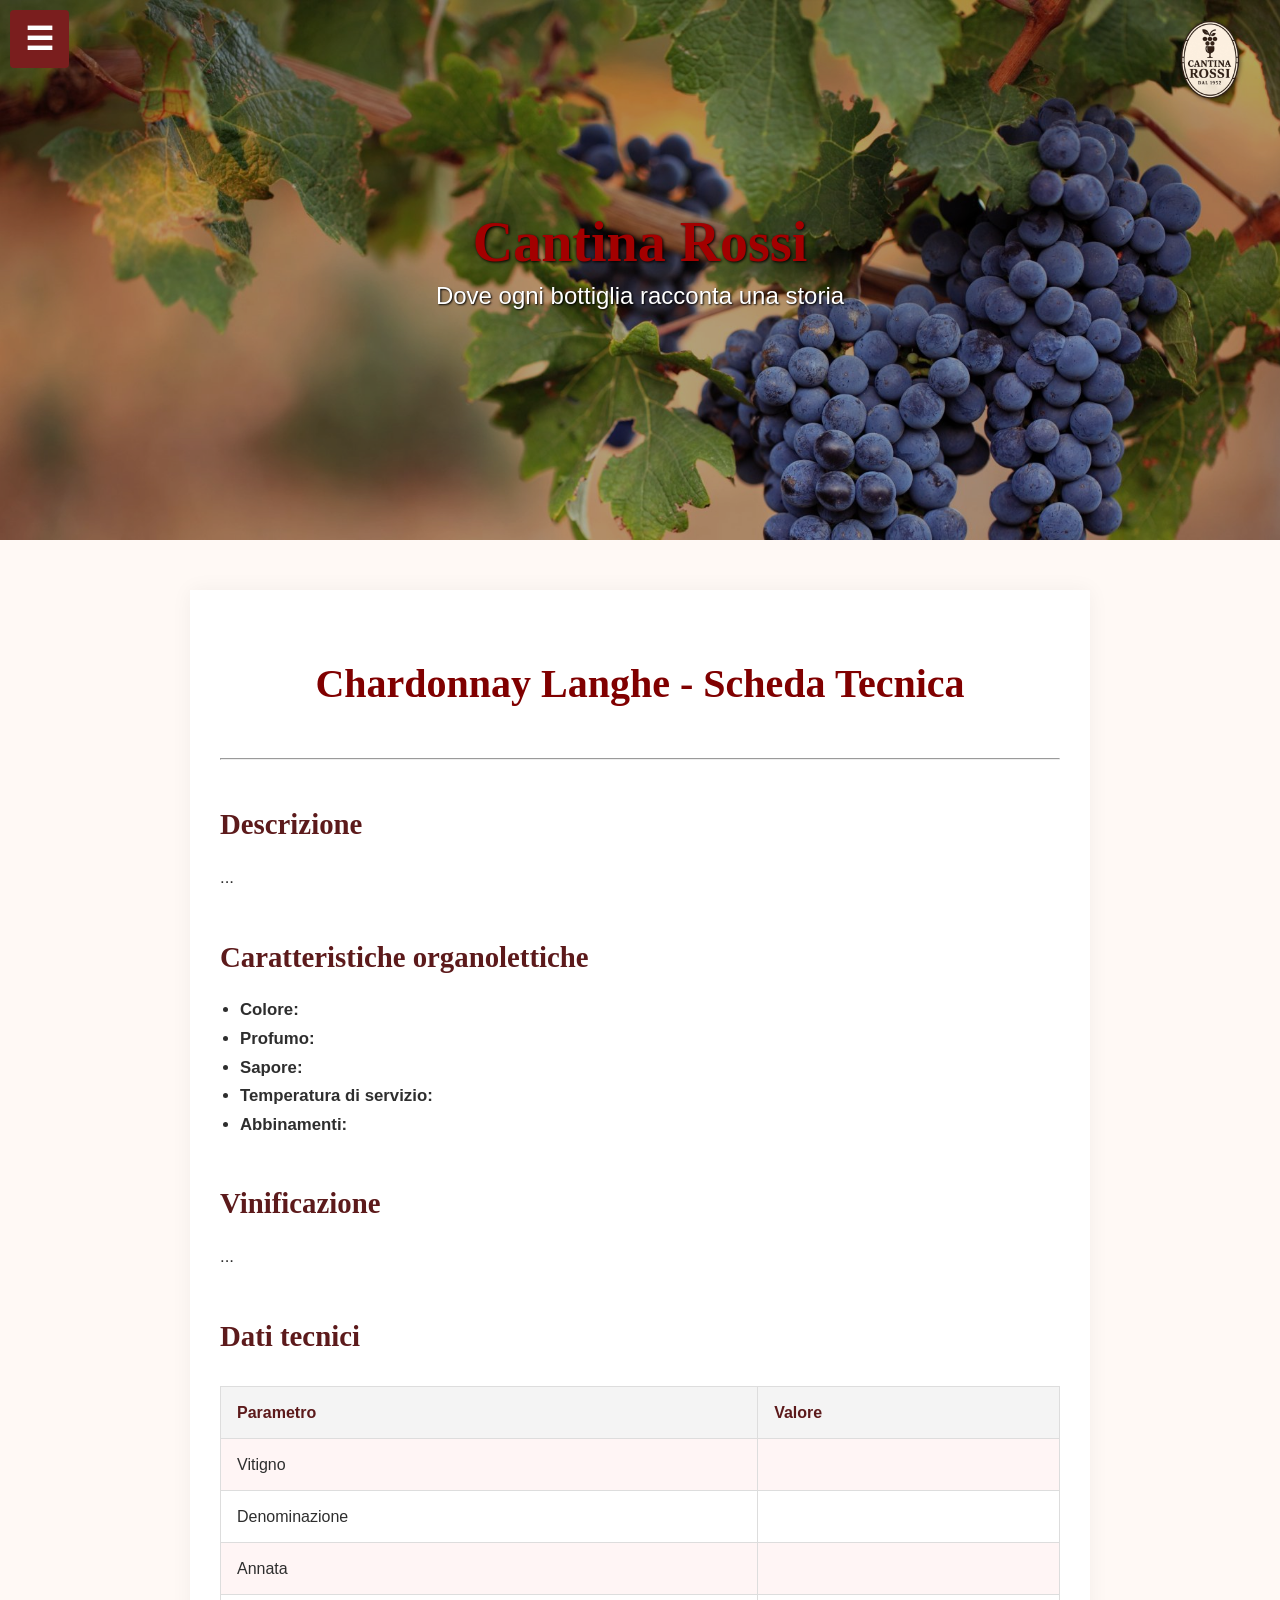
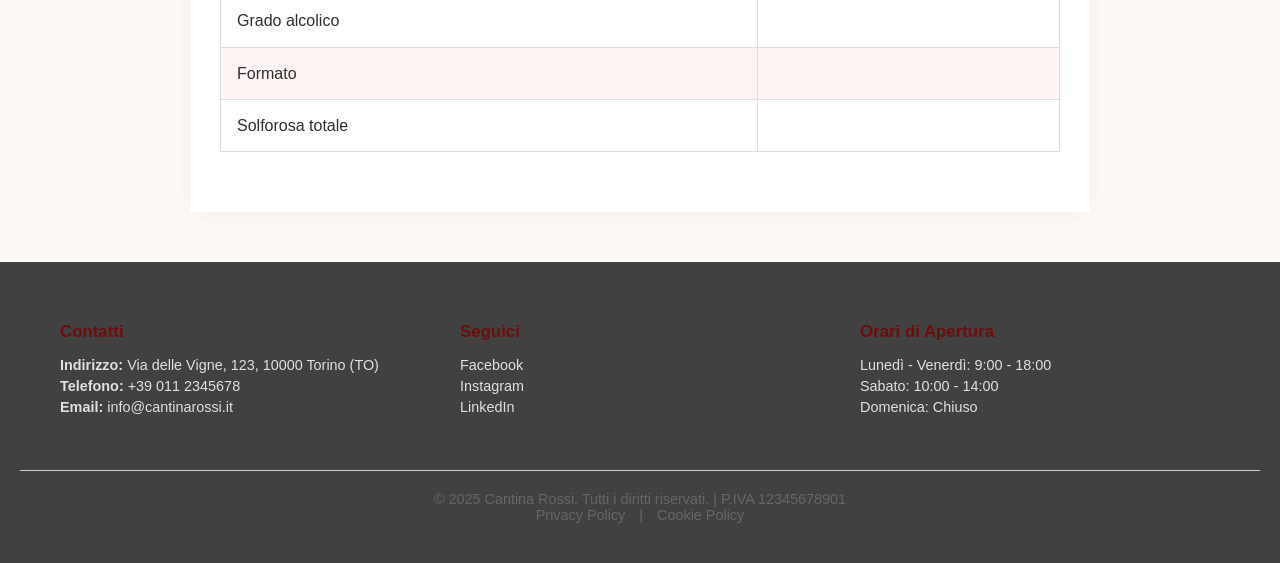
<file: vino-bianco.html>
<!DOCTYPE html>
<html lang="it">
<head>
    <meta charset="UTF-8" />
    <meta name="viewport" content="width=device-width, initial-scale=1" />
    <title>Cantina Rossi - Chardonnay</title>
    <link rel="stylesheet" href="style.css" />
</head>
<body>
    <!-- Pulsante per aprire/chiudere la sidebar -->
    <button id="menu-btn" aria-label="Apri menu">&#9776;</button>
    <div class="sidebar" id="sidebar">
        <nav>
            <ul>
                <li><a href="index.html">Home</a></li>
                <li><a href="history.html">History</a></li>
                <li><a href="shopPage.html">Shop</a></li>
                <li><a href="gallery.html">Gallery</a></li>
                <li><a href="contactsPage.html"class="active">Contatti</a></li>
            </ul>
        </nav>
    </div>

    <div class="top-bar">
        <img src="images/logo3b.png" alt="Logo Cantina Rossi" class="logo">
    </div>

    <div class="main-content">
        <header class="hero2">
            <div class="hero2-text">
                <h1>Cantina Rossi</h1>
                <p>Dove ogni bottiglia racconta una storia</p>
            </div>
        </header>
    </div>
    
    <section class="wine-tech-page">
      <h1>Chardonnay Langhe - Scheda Tecnica</h1>

      <hr>

      <h2>Descrizione</h2>
        <p>
        ...
        </p>

        <h2>Caratteristiche organolettiche</h2>
        <ul>
        <li><strong>Colore:</strong> </li>
        <li><strong>Profumo:</strong> </li>
        <li><strong>Sapore:</strong> </li>
        <li><strong>Temperatura di servizio:</strong> </li>
        <li><strong>Abbinamenti:</strong> </li>
        </ul>

        <h2>Vinificazione</h2>
        <p>
            ...
        </p>

        <h2>Dati tecnici</h2>
        <table>
        <tr>
            <th>Parametro</th>
            <th>Valore</th>
        </tr>
        <tr><td>Vitigno</td><td></td></tr>
        <tr><td>Denominazione</td><td></td></tr>
        <tr><td>Annata</td><td></td></tr>
        <tr><td>Grado alcolico</td><td></td></tr>
        <tr><td>Formato</td><td></td></tr>
        <tr><td>Solforosa totale</td><td></td></tr>
        </table>
    </section>

    <footer class="footer">
        <div class="footer-container">
          <div class="footer-column">
            <h3>Contatti</h3>
            <p><strong>Indirizzo:</strong> Via delle Vigne, 123, 10000 Torino (TO)</p>
            <p><strong>Telefono:</strong> <a href="tel:+390112345678">+39 011 2345678</a></p>
            <p><strong>Email:</strong> <a href="mailto:info@cantinarossi.it">info@cantinarossi.it</a></p>
          </div>
          <div class="footer-column">
            <h3>Seguici</h3>
            <ul class="social-links">
              <li><a href="https://www.facebook.com/cantinarossi" target="_blank">Facebook</a></li>
              <li><a href="https://www.instagram.com/cantinarossi" target="_blank">Instagram</a></li>
              <li><a href="https://www.linkedin.com/company/cantinarossi" target="_blank">LinkedIn</a></li>
            </ul>
          </div>
          <div class="footer-column">
            <h3>Orari di Apertura</h3>
            <p>Lunedì - Venerdì: 9:00 - 18:00</p>
            <p>Sabato: 10:00 - 14:00</p>
            <p>Domenica: Chiuso</p>
          </div>
        </div>
        <div class="footer-bottom">
          <p>&copy; 2025 Cantina Rossi. Tutti i diritti riservati. | P.IVA 12345678901</p>
          <p><a href="privacy.html">Privacy Policy</a> | <a href="cookie.html">Cookie Policy</a></p>
        </div>
    </footer>
      

    <script src="menu_button.js"></script>
    
</body>
</html>
</file>
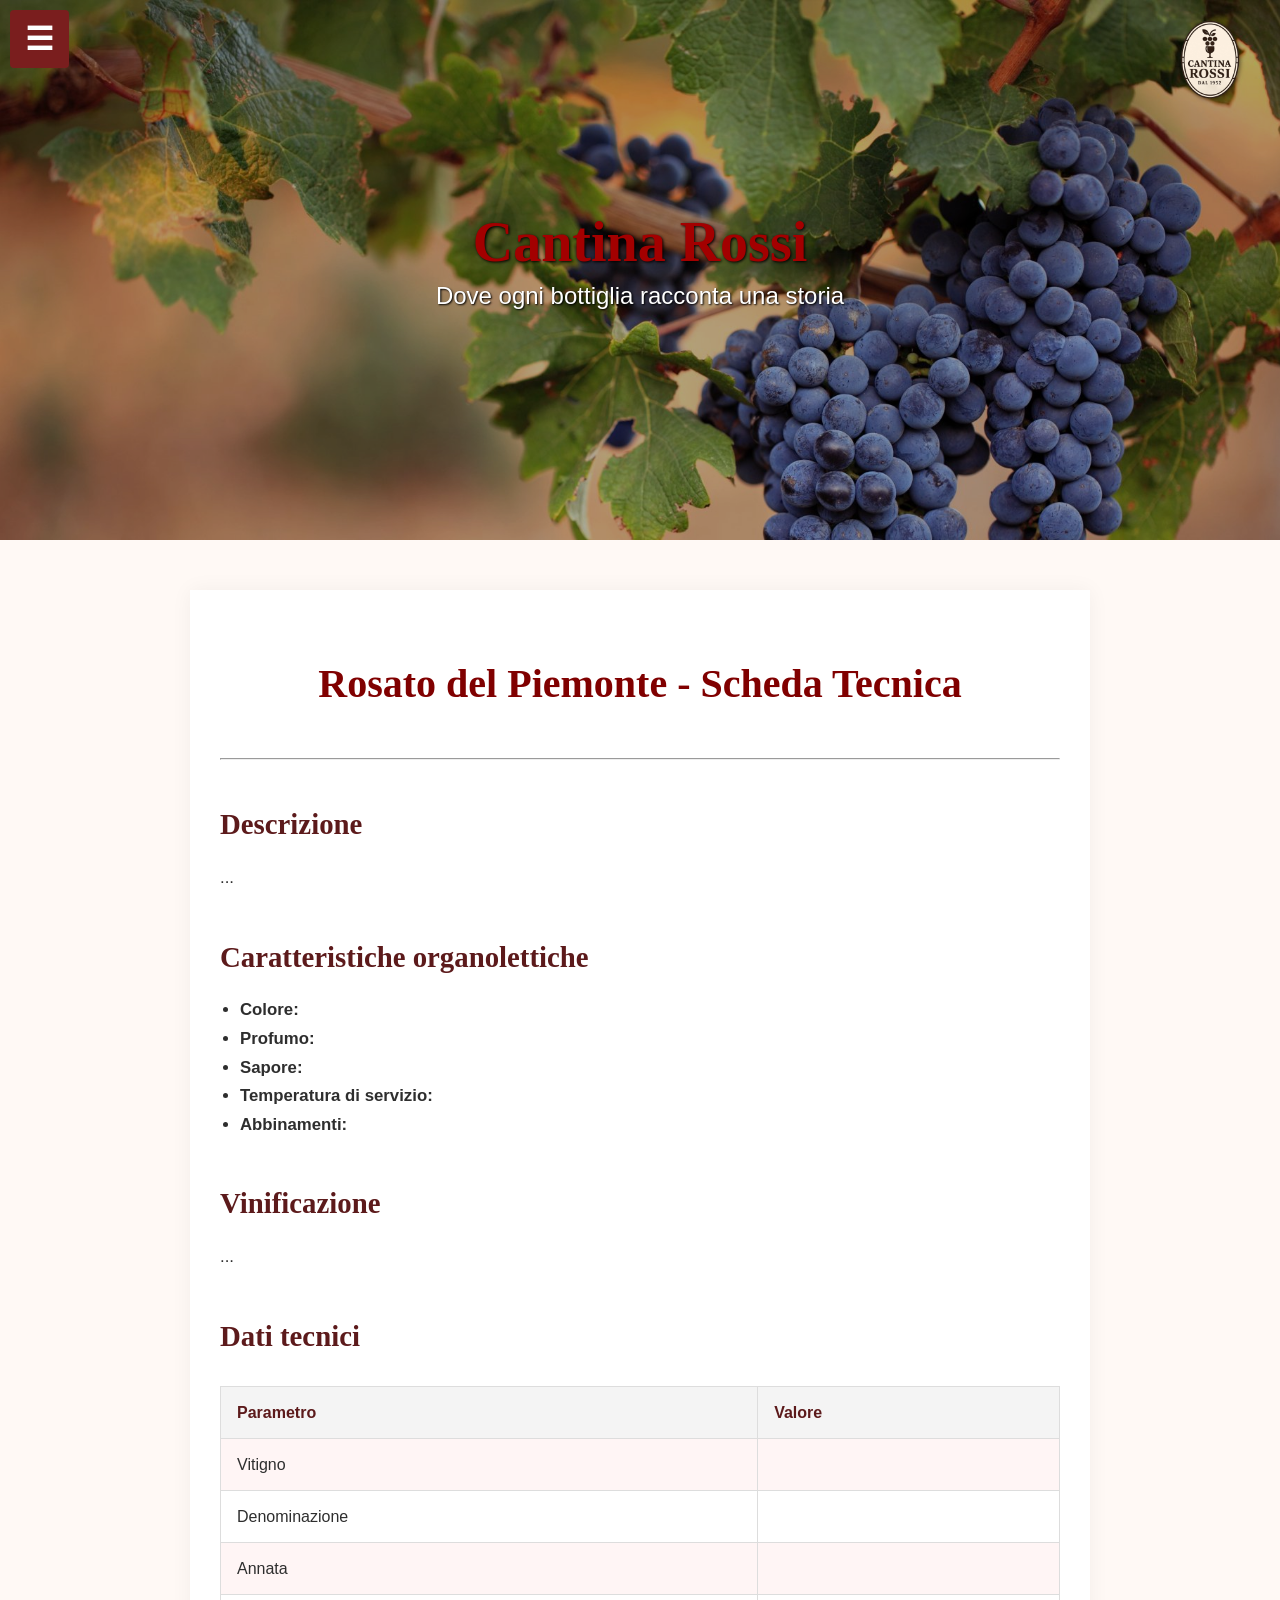
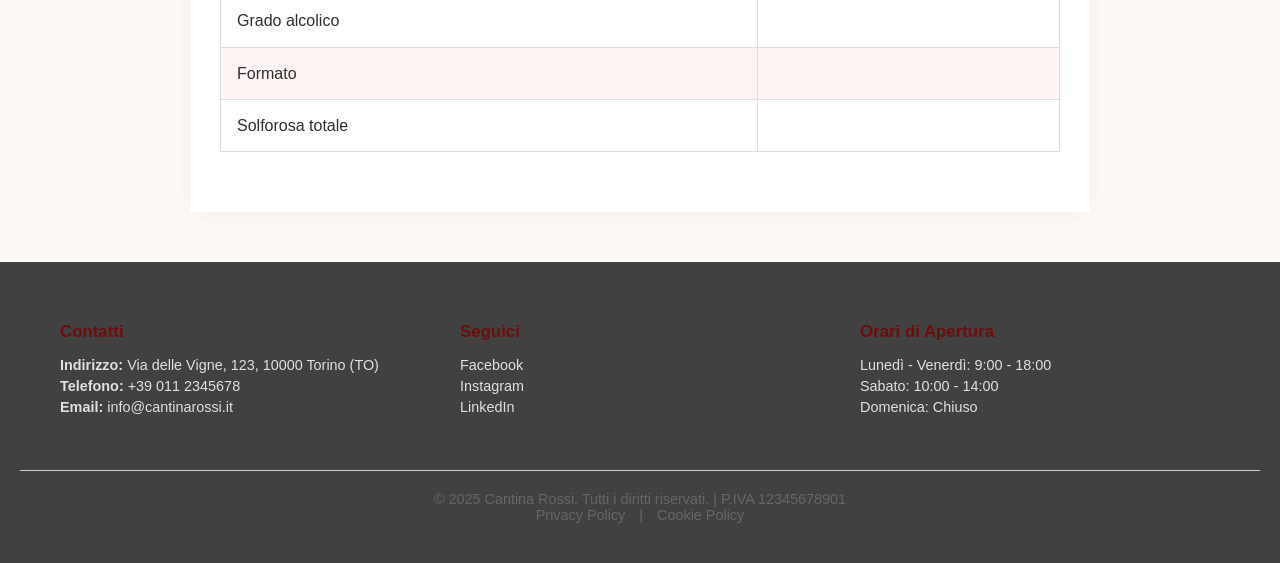
<file: vino-rosato.html>
<!DOCTYPE html>
<html lang="it">
<head>
    <meta charset="UTF-8" />
    <meta name="viewport" content="width=device-width, initial-scale=1" />
    <title>Cantina Rossi - Rosato</title>
    <link rel="stylesheet" href="style.css" />
</head>
<body>
    <!-- Pulsante per aprire/chiudere la sidebar -->
    <button id="menu-btn" aria-label="Apri menu">&#9776;</button>
    <div class="sidebar" id="sidebar">
        <nav>
            <ul>
                <li><a href="index.html">Home</a></li>
                <li><a href="history.html">History</a></li>
                <li><a href="shopPage.html">Shop</a></li>
                <li><a href="gallery.html">Gallery</a></li>
                <li><a href="contactsPage.html"class="active">Contatti</a></li>
            </ul>
        </nav>
    </div>

    <div class="top-bar">
        <img src="images/logo3b.png" alt="Logo Cantina Rossi" class="logo">
    </div>

    <div class="main-content">
        <header class="hero2">
            <div class="hero2-text">
                <h1>Cantina Rossi</h1>
                <p>Dove ogni bottiglia racconta una storia</p>
            </div>
        </header>
    </div>
    
    <section class="wine-tech-page">
        <h1>Rosato del Piemonte - Scheda Tecnica</h1>

        <hr>

        <h2>Descrizione</h2>
        <p>
        ...
        </p>

        <h2>Caratteristiche organolettiche</h2>
        <ul>
        <li><strong>Colore:</strong> </li>
        <li><strong>Profumo:</strong> </li>
        <li><strong>Sapore:</strong> </li>
        <li><strong>Temperatura di servizio:</strong> </li>
        <li><strong>Abbinamenti:</strong> </li>
        </ul>

        <h2>Vinificazione</h2>
        <p>
            ...
        </p>

        <h2>Dati tecnici</h2>
        <table>
        <tr>
            <th>Parametro</th>
            <th>Valore</th>
        </tr>
        <tr><td>Vitigno</td><td></td></tr>
        <tr><td>Denominazione</td><td></td></tr>
        <tr><td>Annata</td><td></td></tr>
        <tr><td>Grado alcolico</td><td></td></tr>
        <tr><td>Formato</td><td></td></tr>
        <tr><td>Solforosa totale</td><td></td></tr>
        </table>
    </section>

    <footer class="footer">
        <div class="footer-container">
          <div class="footer-column">
            <h3>Contatti</h3>
            <p><strong>Indirizzo:</strong> Via delle Vigne, 123, 10000 Torino (TO)</p>
            <p><strong>Telefono:</strong> <a href="tel:+390112345678">+39 011 2345678</a></p>
            <p><strong>Email:</strong> <a href="mailto:info@cantinarossi.it">info@cantinarossi.it</a></p>
          </div>
          <div class="footer-column">
            <h3>Seguici</h3>
            <ul class="social-links">
              <li><a href="https://www.facebook.com/cantinarossi" target="_blank">Facebook</a></li>
              <li><a href="https://www.instagram.com/cantinarossi" target="_blank">Instagram</a></li>
              <li><a href="https://www.linkedin.com/company/cantinarossi" target="_blank">LinkedIn</a></li>
            </ul>
          </div>
          <div class="footer-column">
            <h3>Orari di Apertura</h3>
            <p>Lunedì - Venerdì: 9:00 - 18:00</p>
            <p>Sabato: 10:00 - 14:00</p>
            <p>Domenica: Chiuso</p>
          </div>
        </div>
        <div class="footer-bottom">
          <p>&copy; 2025 Cantina Rossi. Tutti i diritti riservati. | P.IVA 12345678901</p>
          <p><a href="privacy.html">Privacy Policy</a> | <a href="cookie.html">Cookie Policy</a></p>
        </div>
    </footer>
      

    <script src="menu_button.js"></script>
    
</body>
</html>
</file>
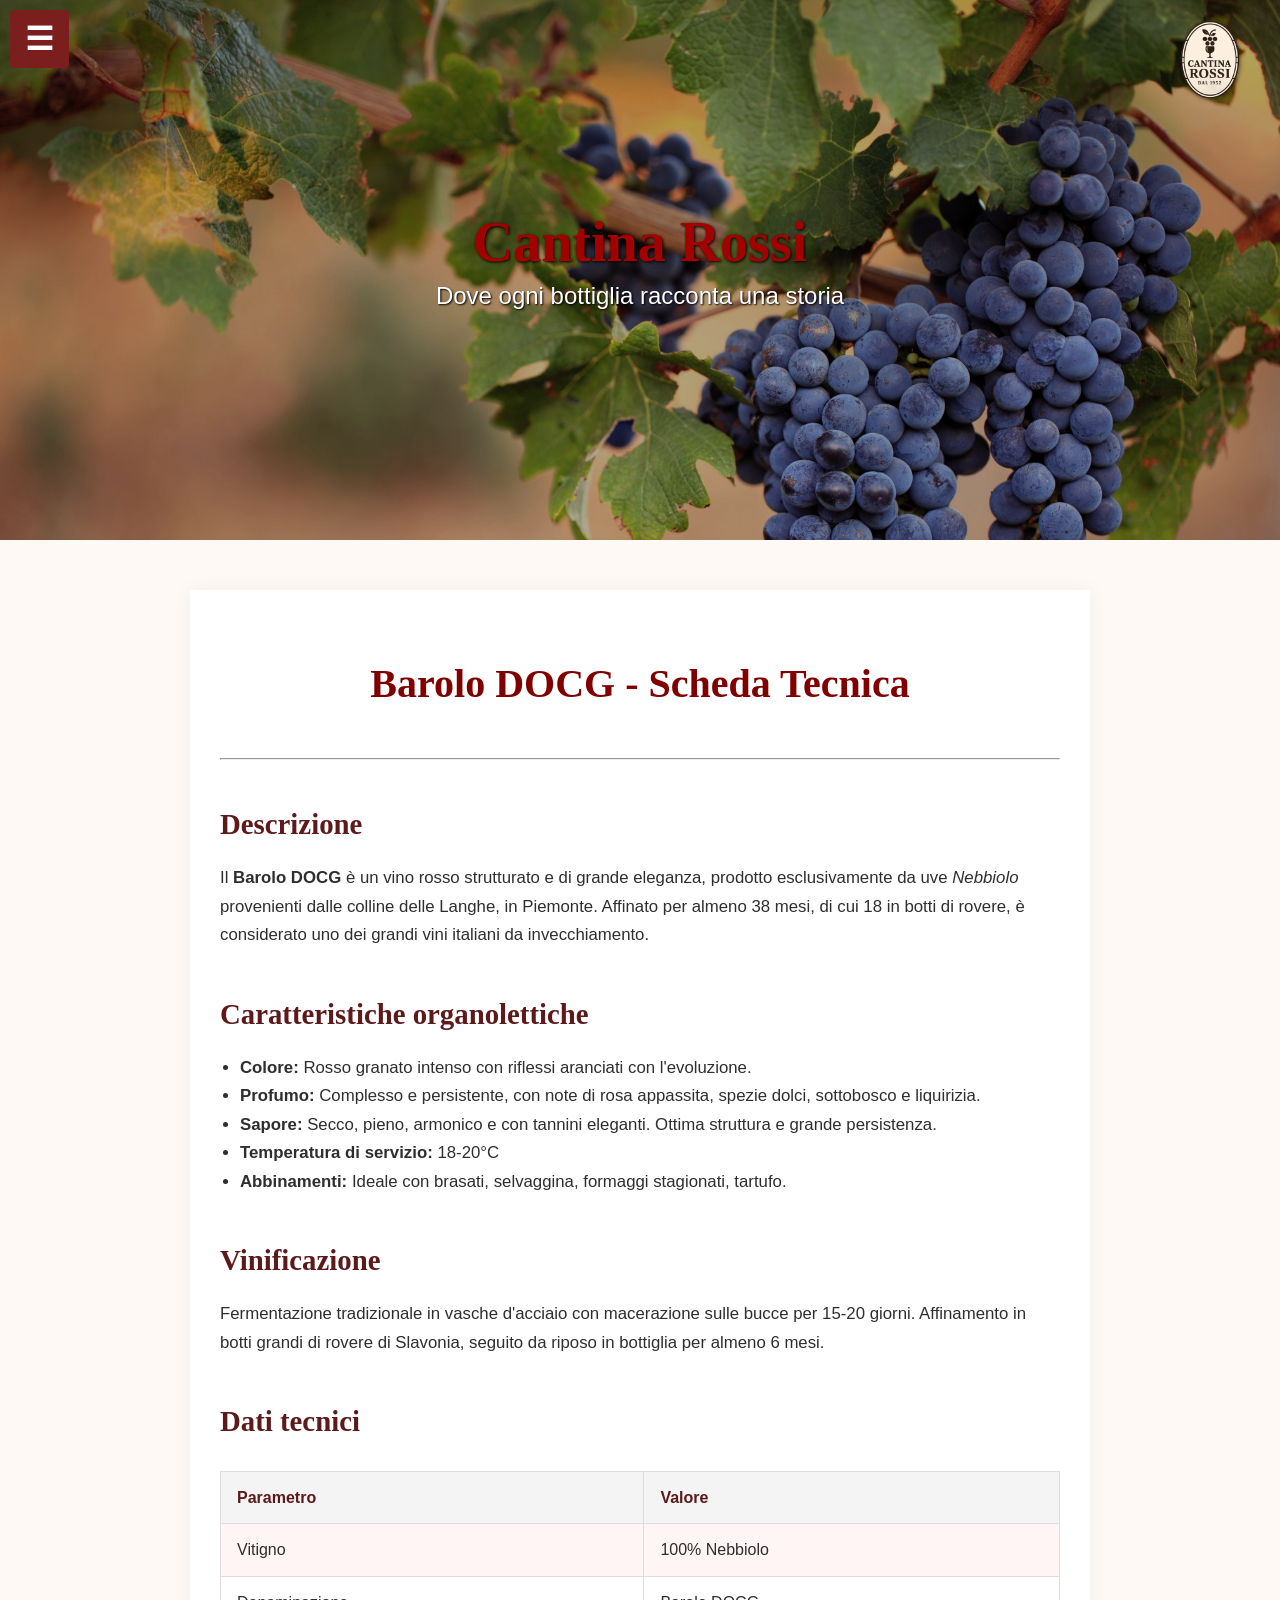
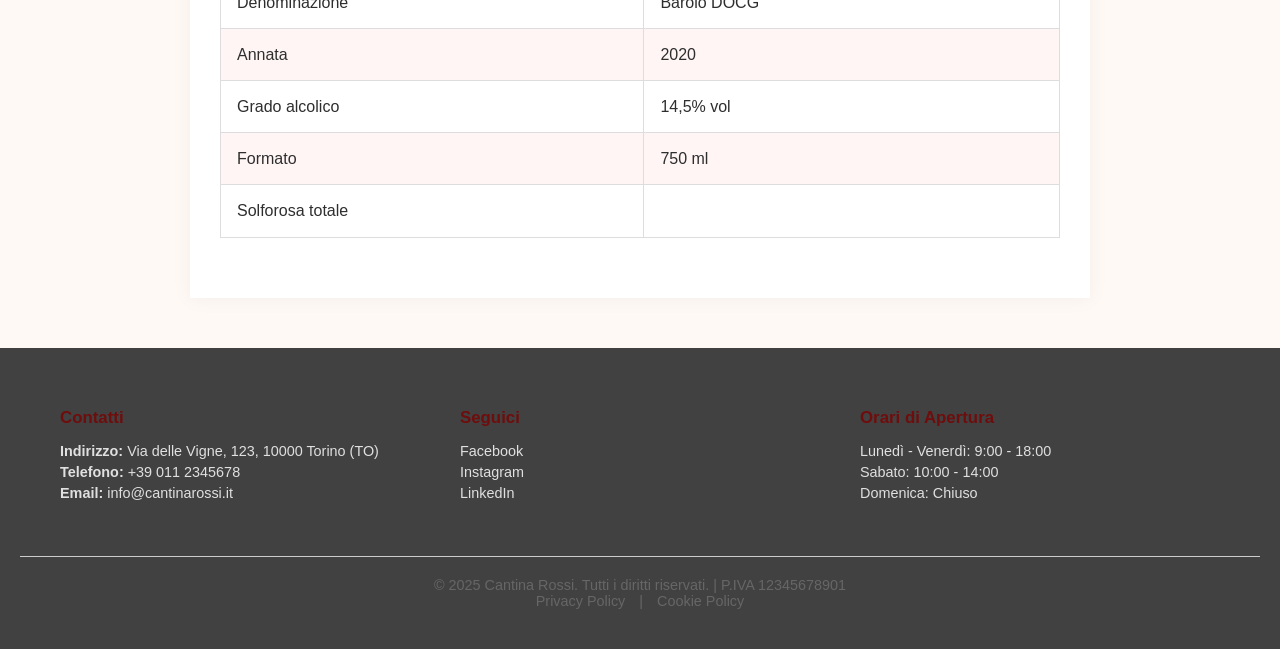
<file: vino-rosso.html>
<!DOCTYPE html>
<html lang="it">
<head>
    <meta charset="UTF-8" />
    <meta name="viewport" content="width=device-width, initial-scale=1" />
    <title>Cantina Rossi - Barolo</title>
    <link rel="stylesheet" href="style.css" />
</head>
<body>
    <!-- Pulsante per aprire/chiudere la sidebar -->
    <button id="menu-btn" aria-label="Apri menu">&#9776;</button>
    <div class="sidebar" id="sidebar">
        <nav>
            <ul>
                <li><a href="index.html">Home</a></li>
                <li><a href="history.html">History</a></li>
                <li><a href="shopPage.html">Shop</a></li>
                <li><a href="gallery.html">Gallery</a></li>
                <li><a href="contactsPage.html"class="active">Contatti</a></li>
            </ul>
        </nav>
    </div>

    <div class="top-bar">
        <img src="images/logo3b.png" alt="Logo Cantina Rossi" class="logo">
    </div>

    <div class="main-content">
        <header class="hero2">
            <div class="hero2-text">
                <h1>Cantina Rossi</h1>
                <p>Dove ogni bottiglia racconta una storia</p>
            </div>
        </header>
    </div>

    <section class="wine-tech-page">
        <h1>Barolo DOCG - Scheda Tecnica</h1>

        <hr>

        <h2>Descrizione</h2>
        <p>
        Il <strong>Barolo DOCG</strong> è un vino rosso strutturato e di grande eleganza, prodotto esclusivamente da uve <em>Nebbiolo</em> provenienti dalle colline delle Langhe, in Piemonte.
        Affinato per almeno 38 mesi, di cui 18 in botti di rovere, è considerato uno dei grandi vini italiani da invecchiamento.
        </p>

        <h2>Caratteristiche organolettiche</h2>
        <ul>
        <li><strong>Colore:</strong> Rosso granato intenso con riflessi aranciati con l'evoluzione.</li>
        <li><strong>Profumo:</strong> Complesso e persistente, con note di rosa appassita, spezie dolci, sottobosco e liquirizia.</li>
        <li><strong>Sapore:</strong> Secco, pieno, armonico e con tannini eleganti. Ottima struttura e grande persistenza.</li>
        <li><strong>Temperatura di servizio:</strong> 18-20°C</li>
        <li><strong>Abbinamenti:</strong> Ideale con brasati, selvaggina, formaggi stagionati, tartufo.</li>
        </ul>

        <h2>Vinificazione</h2>
        <p>
        Fermentazione tradizionale in vasche d'acciaio con macerazione sulle bucce per 15-20 giorni. Affinamento in botti grandi di rovere di Slavonia, seguito da riposo in bottiglia per almeno 6 mesi.
        </p>

        <h2>Dati tecnici</h2>
        <table>
        <tr>
            <th>Parametro</th>
            <th>Valore</th>
        </tr>
        <tr><td>Vitigno</td><td>100% Nebbiolo</td></tr>
        <tr><td>Denominazione</td><td>Barolo DOCG</td></tr>
        <tr><td>Annata</td><td>2020</td></tr>
        <tr><td>Grado alcolico</td><td>14,5% vol</td></tr>
        <tr><td>Formato</td><td>750 ml</td></tr>
        <tr><td>Solforosa totale</td><td></td></tr>
        </table>
    </section>

    <footer class="footer">
        <div class="footer-container">
          <div class="footer-column">
            <h3>Contatti</h3>
            <p><strong>Indirizzo:</strong> Via delle Vigne, 123, 10000 Torino (TO)</p>
            <p><strong>Telefono:</strong> <a href="tel:+390112345678">+39 011 2345678</a></p>
            <p><strong>Email:</strong> <a href="mailto:info@cantinarossi.it">info@cantinarossi.it</a></p>
          </div>
          <div class="footer-column">
            <h3>Seguici</h3>
            <ul class="social-links">
              <li><a href="https://www.facebook.com/cantinarossi" target="_blank">Facebook</a></li>
              <li><a href="https://www.instagram.com/cantinarossi" target="_blank">Instagram</a></li>
              <li><a href="https://www.linkedin.com/company/cantinarossi" target="_blank">LinkedIn</a></li>
            </ul>
          </div>
          <div class="footer-column">
            <h3>Orari di Apertura</h3>
            <p>Lunedì - Venerdì: 9:00 - 18:00</p>
            <p>Sabato: 10:00 - 14:00</p>
            <p>Domenica: Chiuso</p>
          </div>
        </div>
        <div class="footer-bottom">
          <p>&copy; 2025 Cantina Rossi. Tutti i diritti riservati. | P.IVA 12345678901</p>
          <p><a href="privacy.html">Privacy Policy</a> | <a href="cookie.html">Cookie Policy</a></p>
        </div>
    </footer>
      

    <script src="menu_button.js"></script>
    
</body>
</html>
</file>
<file: style.css>
/* Reset base */
* {
    margin: 0;
    padding: 0;
    box-sizing: border-box;
}

body {
    font-family: Arial, sans-serif;
}

/*button style control*/

/* Pulsante menu hamburger */
#menu-btn {
    font-size: 2rem;
    background: #7a1e1e;
    color: white;
    border: none;
    padding: 10px 15px;
    cursor: pointer;
    position: fixed;
    top: 10px;
    left: 10px;
    z-index: 1001;
    border-radius: 4px;
    font-weight: bold;
    transition: background-color 0.3s ease;
}

/* Sidebar nascosta di default */
.sidebar {
    position: fixed;
    top: 0;
    left: -250px; /* nascosta fuori schermo */
    width: 250px;
    height: 100vh;
    background-color: #800000;
    color: white;
    padding-top: 60px; /* spazio per il pulsante */
    transition: left 0.3s ease;
    z-index: 1000;
}

.sidebar.open {
    left: 0; /* sidebar visibile */
}

.sidebar nav ul {
    list-style: none;
}

.sidebar nav ul li {
    margin: 20px 0;
}

.sidebar nav ul li a {
    color: white;
    text-decoration: none;
    padding: 10px 20px;
    display: block;
    font-weight: bold;
    transition: background-color 0.3s;
}

.sidebar nav ul li a:hover,
.sidebar nav ul li a.active {
    background-color: #b22222;
}

/* hero style control*/

/* Effetto parallax */
.hero {
    background-image: url('images/grappolo_home.jpg');
    background-attachment: fixed;
    background-size: cover;
    background-position: center;
    height: 100vh;
    position: relative;
    display: flex;
    align-items: center;
    justify-content: center;
    text-align: center;
    overflow: hidden;
}

/* Filtro leggero sopra immagine */
.hero::after {
    content: "";
    position: absolute;
    top: 0; left: 0; right: 0; bottom: 0;
    background: rgba(0, 0, 0, 0.3);
    z-index: 1;
}

/* Contenuto testuale centrato e animato */
.hero-text {
    position: relative;
    z-index: 2;
    opacity: 0;
    transform: translateY(30px);
    animation: fadeInUp 2s ease-out forwards;
    animation-delay: 0.3s;
}

/* Animazione */
@keyframes fadeInUp {
  to {
      opacity: 1;
      transform: translateY(0);
  }
}

.hero-text h1 {
  font-size: 3.5rem;
  color: #a30000;
  text-shadow: 1px 1px 3px #000;
  margin-bottom: 0.5rem;
}

.hero-text p {
  font-size: 1.5rem;
  color: #fff;
  margin-bottom: 1.2rem;
  text-shadow: 1px 1px 2px #000;
}


/* hero2 pagine interne style control*/

/* Effetto parallax */
.hero2 {
  background-image: url('images/grappolo_home.jpg');
  background-attachment: fixed;
  background-size: cover;
  background-position: center;
  height: 60vh;
  position: relative;
  display: flex;
  align-items: center;
  justify-content: center;
  text-align: center;
  overflow: hidden;
}

/* Filtro leggero sopra immagine */
.hero2::after {
  content: "";
  position: absolute;
  top: 0; left: 0; right: 0; bottom: 0;
  background: rgba(0, 0, 0, 0.3);
  z-index: 1;
}

/* Contenuto testuale centrato e animato */
.hero2-text {
  position: relative;
  z-index: 2;
  opacity: 0;
  transform: translateY(30px);
  animation: fadeInUp 2s ease-out forwards;
  animation-delay: 0.3s;
}

/* Animazione */
@keyframes fadeInUp {
    to {
        opacity: 1;
        transform: translateY(0);
    }
}

.hero2-text h1 {
    font-size: 3.5rem;
    color: #a30000;
    text-shadow: 1px 1px 3px #000;
    margin-bottom: 0.5rem;
}

.hero2-text p {
    font-size: 1.5rem;
    color: #fff;
    margin-bottom: 1.2rem;
    text-shadow: 1px 1px 2px #000;
}

/*hompage body style control*/

body {
    font-family: 'Open Sans', sans-serif;
    color: #333;
    background-color: #fff9f5;
}

h1, h2 {
    font-family: 'Playfair Display', serif;
    color: #5c1a1b;
}

/* footer style control*/
.footer {
    background-color: #414141;
    padding: 40px 20px;
    font-size: 0.9rem;
    color: #999898;
  }
  
  .footer-container {
    display: flex;
    flex-wrap: wrap;
    justify-content: space-between;
    max-width: 1200px;
    margin: 0 auto;
  }
  
  .footer-column {
    flex: 1 1 300px;
    margin: 20px;
  }
  
  .footer-column h3 {
    color: #6f0d0d;
    margin-bottom: 15px;
  }
  
  .footer-column p,
  .footer-column a {
    color: #e1e0e0;
    text-decoration: none;
    margin: 5px 0;
  }
  
  .footer-column a:hover {
    text-decoration: underline;
  }
  
  .social-links {
    list-style: none;
    padding: 0;
  }
  
  .social-links li {
    margin: 5px 0;
  }
  
  .footer-bottom {
    text-align: center;
    margin-top: 30px;
    border-top: 1px solid #ccc;
    padding-top: 20px;
    color: #666;
  }
  
  .footer-bottom a {
    color: #666;
    text-decoration: none;
    margin: 0 10px;
  }
  
  .footer-bottom a:hover {
    text-decoration: underline;
  }
  
/*topbar logo style*/
.top-bar {
    position: fixed;
    top: 20px;
    right: 30px;
    z-index: 100;
}

.logo {
    height: 80px; 
    width: auto;
    filter: drop-shadow(1px 1px 2px rgba(0,0,0,0.5)); 
}

.about-container {
    display: flex;
    gap: 40px;
    max-width: 1200px;
    margin: auto;
    padding: 60px 20px;
    align-items: center;
}

.about-text {
    flex: 1;
}
.about-text h2 {
    color: #a30000;
}
.about-image {
    flex: 1;
}
.about-image img {
    width: 100%;
    border-radius: 10px;
}

.featured-wines {
    text-align: center;
    padding: 60px 20px;
    background-color: #fffaf5;
}
.wine-grid {
    display: flex;
    justify-content: center;
    gap: 40px;
}
.wine-card {
    width: 220px;
}
.wine-card img {
    width: 100%;
    border-radius: 15px;
}

.quote {
    background-image: url('images/R.jpeg');
    background-size: cover;
    background-position: center;
    color: white;
    padding: 100px 20px;
    text-align: center;
    font-size: 2rem;
    font-style: italic;
    position: relative;
}

.quote::before {
    content: "";
    background: rgba(0, 0, 0, 0.4);
    position: absolute;
    inset: 0;
    z-index: 1;
}

.quote blockquote {
    position: relative;
    z-index: 2;
}
  

/* conetnts text style*/
.text-section {
    background-color: #fff9f5;
    padding: 80px 20px;
    text-align: center;
  }
  
  .text-container {
    max-width: 800px;
    margin: auto;
    color: #333;
  }
  
  .text-section h2 {
    font-size: 2.5rem;
    color: #a30000;
    margin-bottom: 30px;
    font-family: 'Playfair Display', serif;
  }
  
  .text-section p {
    font-size: 1.1rem;
    line-height: 1.8;
    margin-bottom: 20px;
    font-family: 'Open Sans', sans-serif;
  }
  
/* === Scheda Tecnica Barolo DOCG === */

.wine-tech-page {
    max-width: 900px;
    margin: 50px auto;
    padding: 60px 30px;
    background-color: #ffffff;
    box-shadow: 0 0 20px rgba(0, 0, 0, 0.05);
    color: #2e2e2e;
    line-height: 1.7;
  }
  
  .wine-tech-page h1 {
    text-align: center;
    color: #800000;
    font-family: 'Playfair Display', serif;
    margin-bottom: 40px;
    font-size: 2.5rem;
  }
  
  .wine-tech-page h2 {
    color: #5c1a1b;
    font-family: 'Playfair Display', serif;
    margin-top: 40px;
    font-size: 1.8rem;
  }
  
  .wine-tech-page p,
  .wine-tech-page ul {
    font-size: 1.05rem;
    margin-top: 15px;
    font-family: 'Open Sans', sans-serif;
  }
  
  .wine-tech-page ul {
    list-style-type: disc;
    padding-left: 20px;
  }
  
  .wine-tech-page table {
    width: 100%;
    border-collapse: collapse;
    margin-top: 25px;
    font-size: 1rem;
  }
  
  .wine-tech-page table th,
  .wine-tech-page table td {
    text-align: left;
    padding: 12px 16px;
    border: 1px solid #ddd;
  }
  
  .wine-tech-page table th {
    background-color: #f4f4f4;
    color: #5c1a1b;
  }
  
  .wine-tech-page table tr:nth-child(even) {
    background-color: #fff5f5;
  }
  
  .wine-tech-page .footer {
    text-align: center;
    font-size: 0.9rem;
    color: #666;
    margin-top: 60px;
  }
  
  /*style form contatti*/ 
  .contact-form {
    max-width: 600px;
    margin-top: 2rem;
    display: flex;
    flex-direction: column;
    gap: 1rem;
  }

  .contact-form label {
    font-weight: bold;
  }

  .contact-form input,
  .contact-form textarea {
    padding: 0.75rem;
    border: 1px solid #ccc;
    border-radius: 4px;
    font-size: 1rem;
    width: 100%;
    box-sizing: border-box;
  }

  .contact-form button {
    background-color: #800000;
    color: white;
    padding: 0.75rem;
    font-size: 1rem;
    border: none;
    border-radius: 4px;
    cursor: pointer;
    transition: background 0.3s ease;
  }

  .contact-form button:hover {
    background-color: #a00000;
  }

  /* Messaggio di conferma */
  .form-status {
    margin-top: 1rem;
    font-weight: bold;
    color: green;
  }

  .hidden {
    display: none;
  }
</file>
